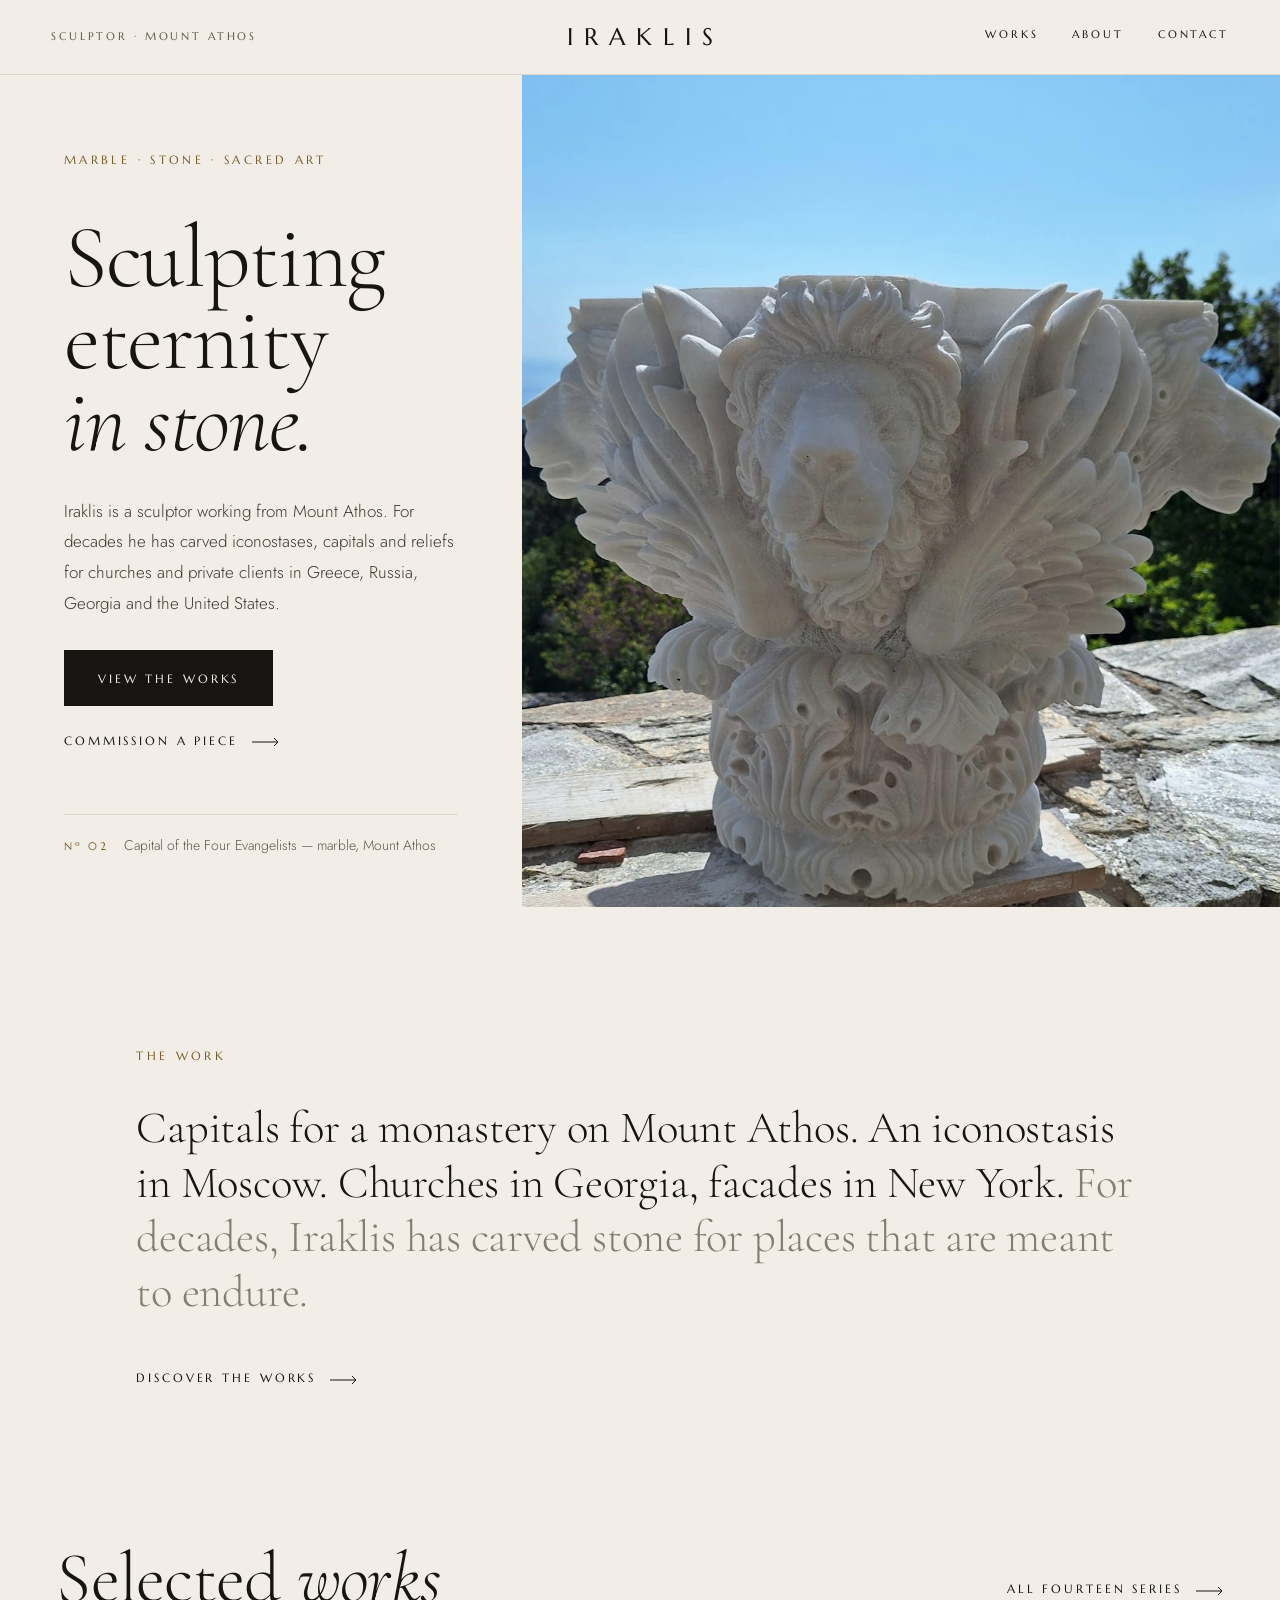
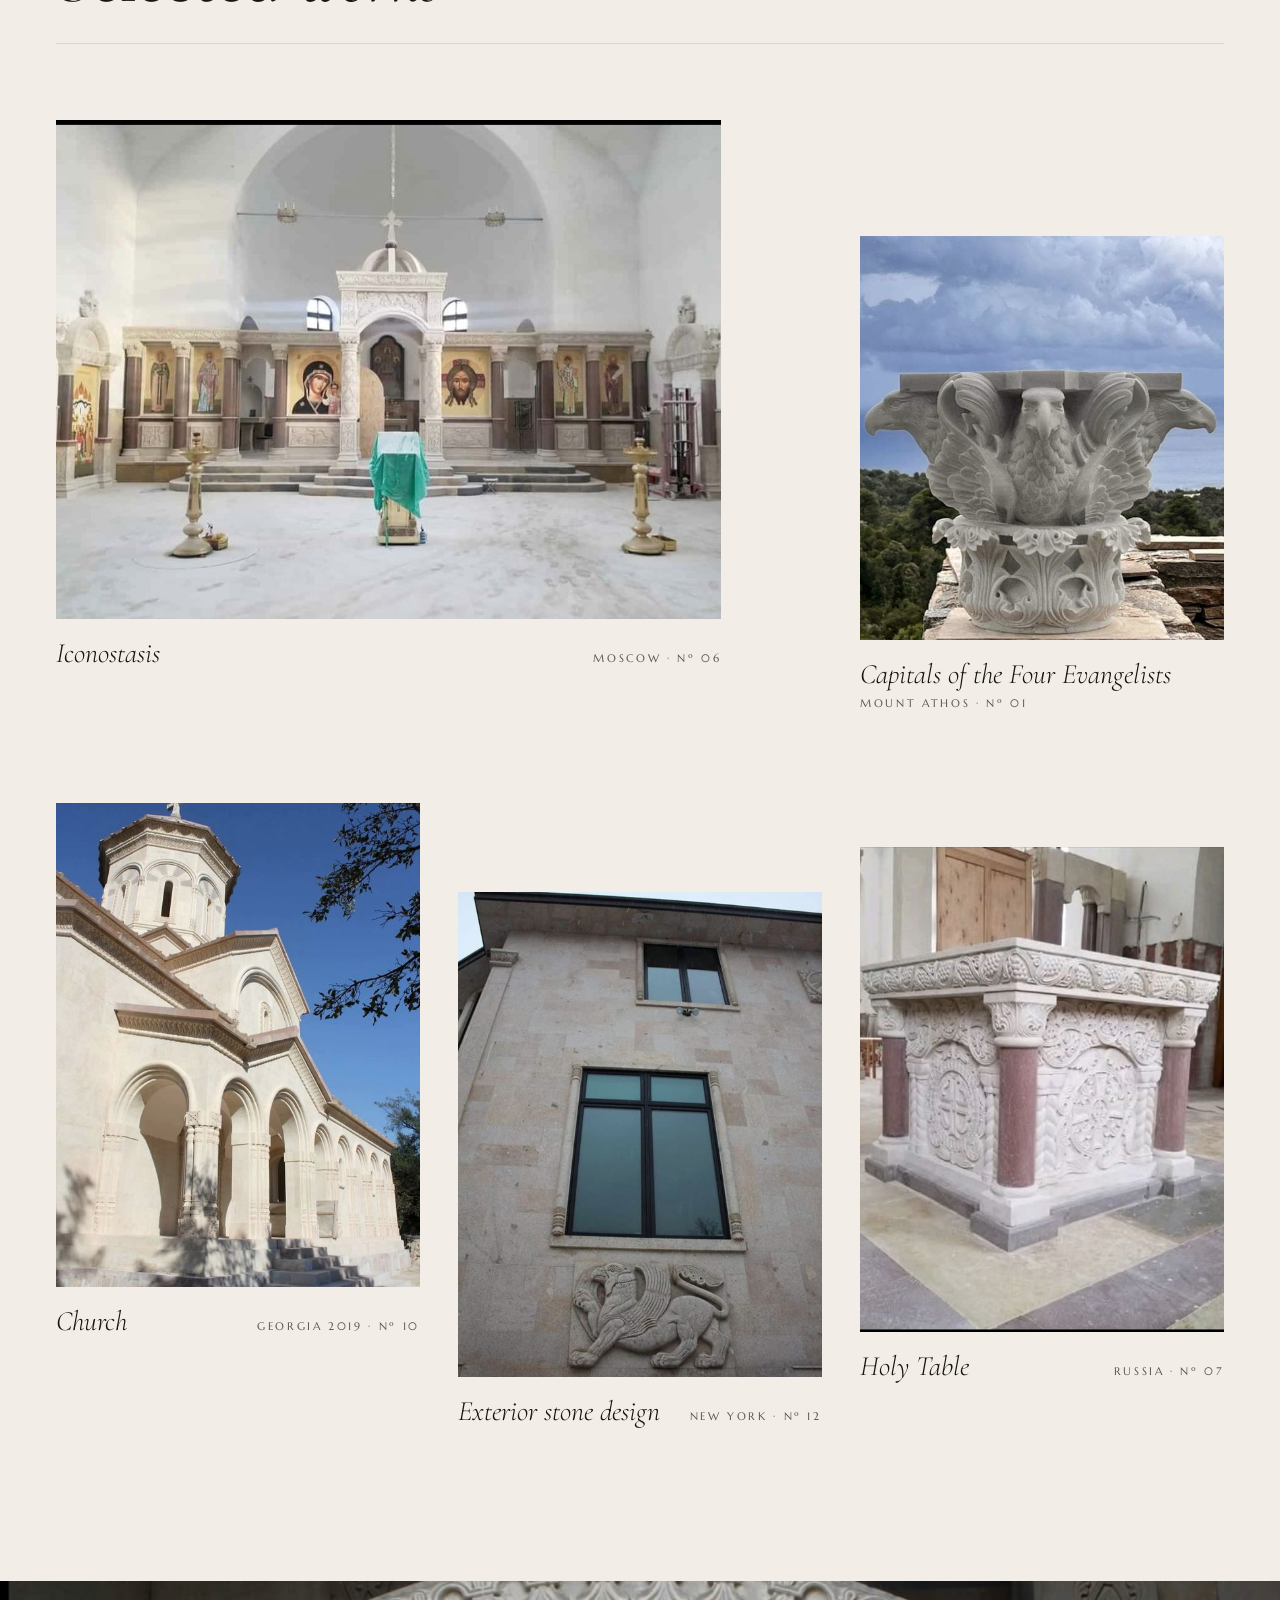
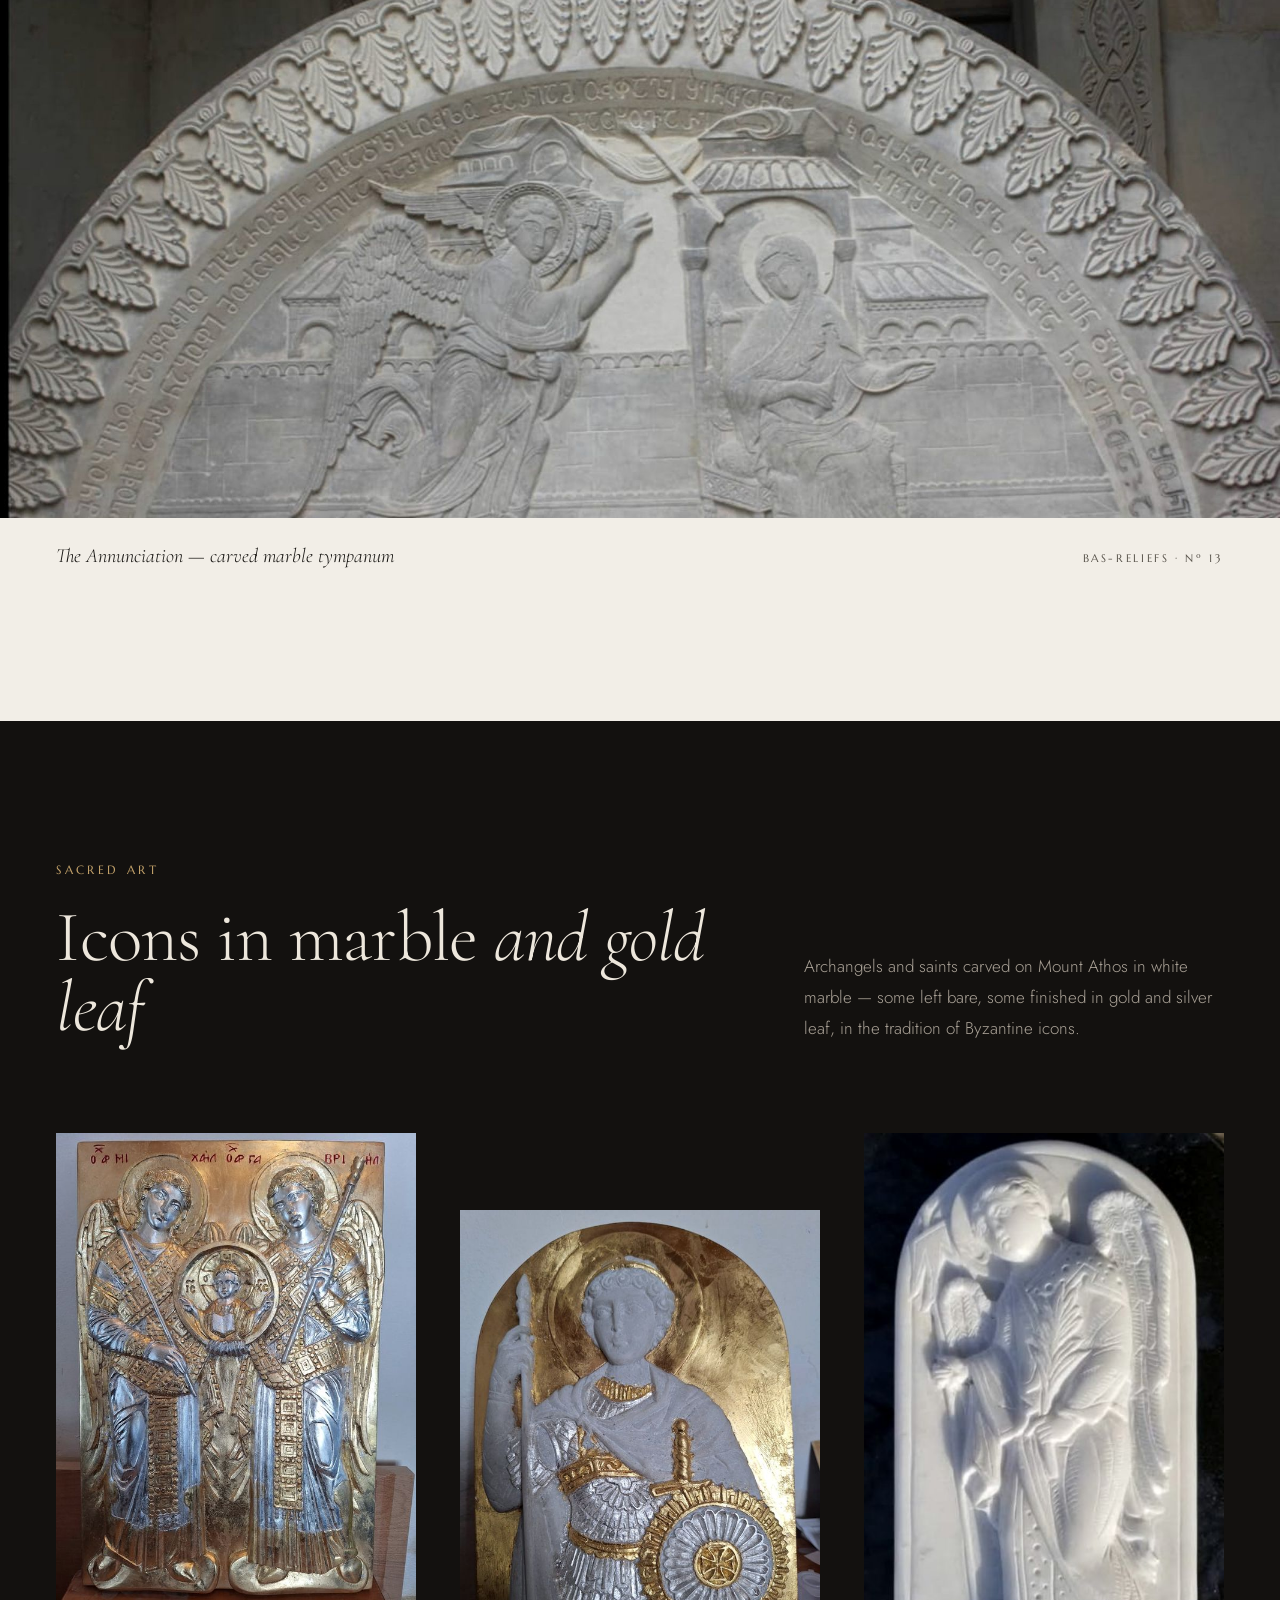
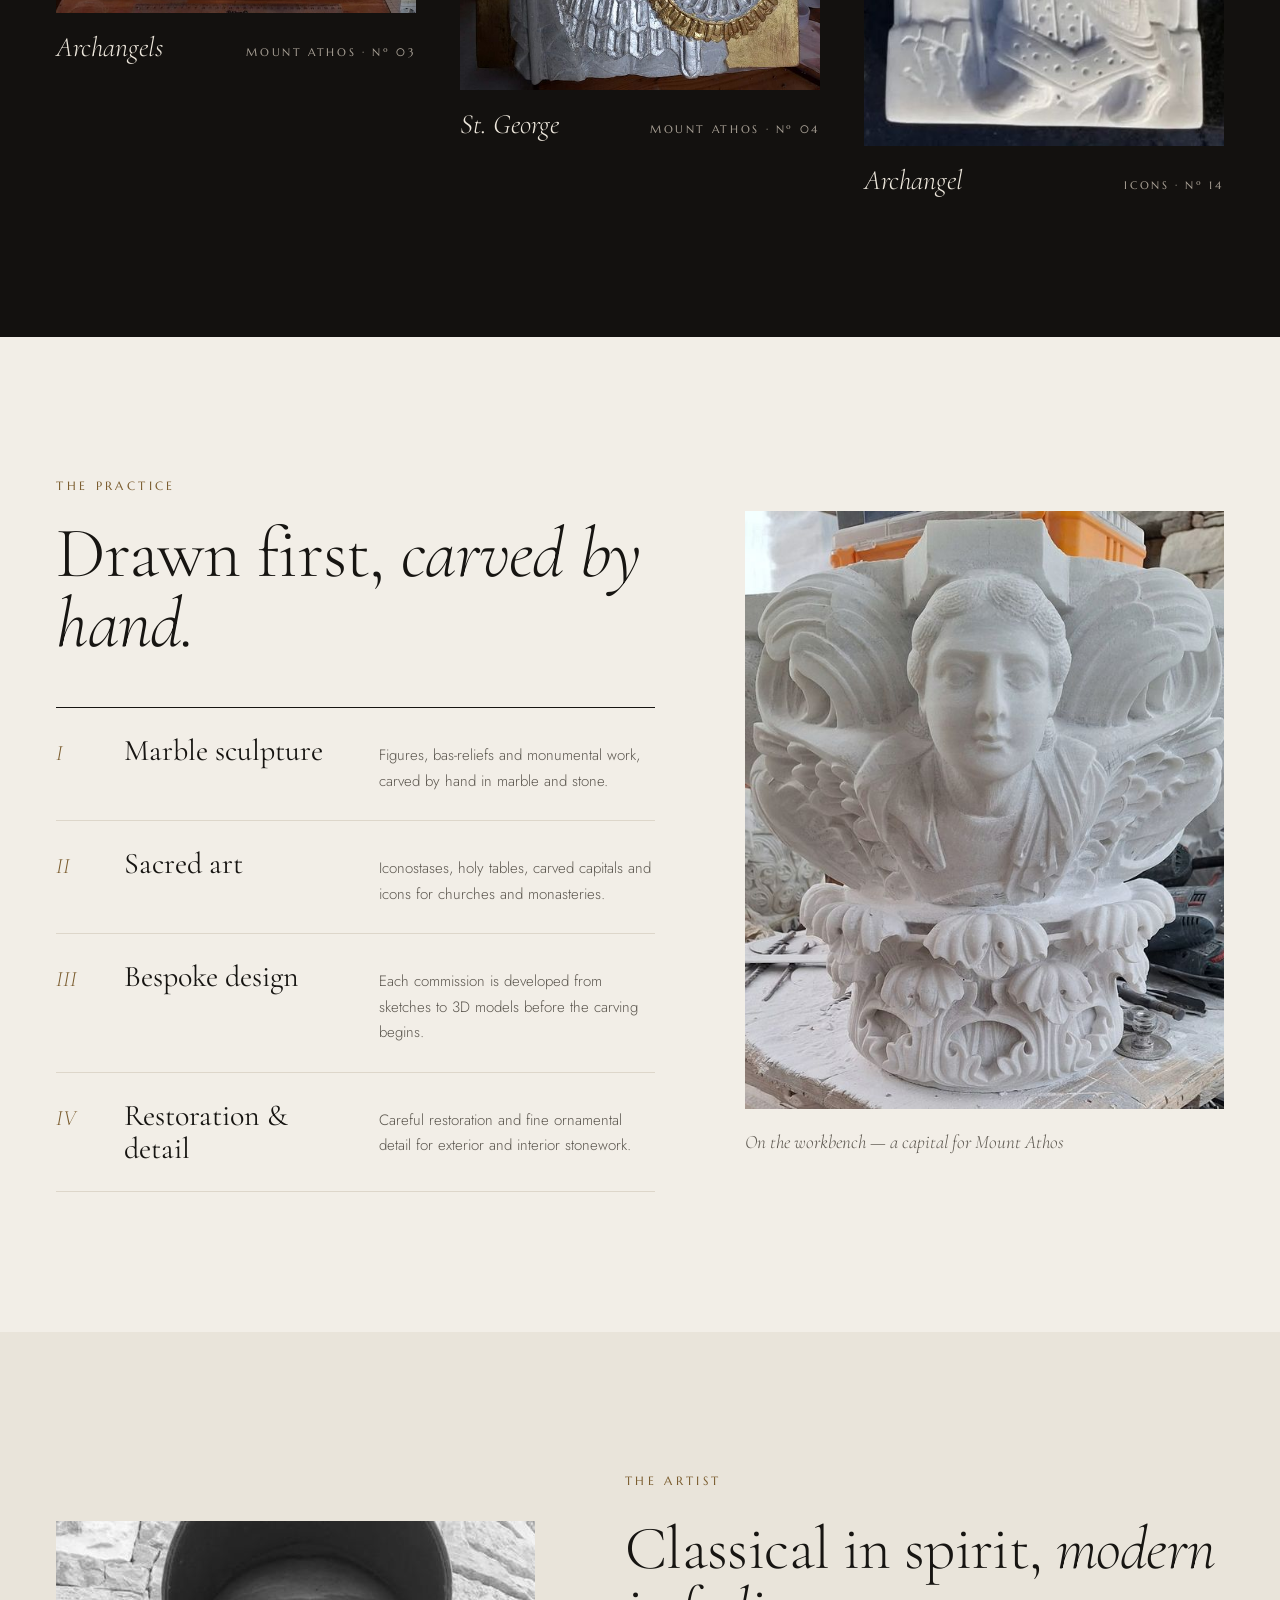
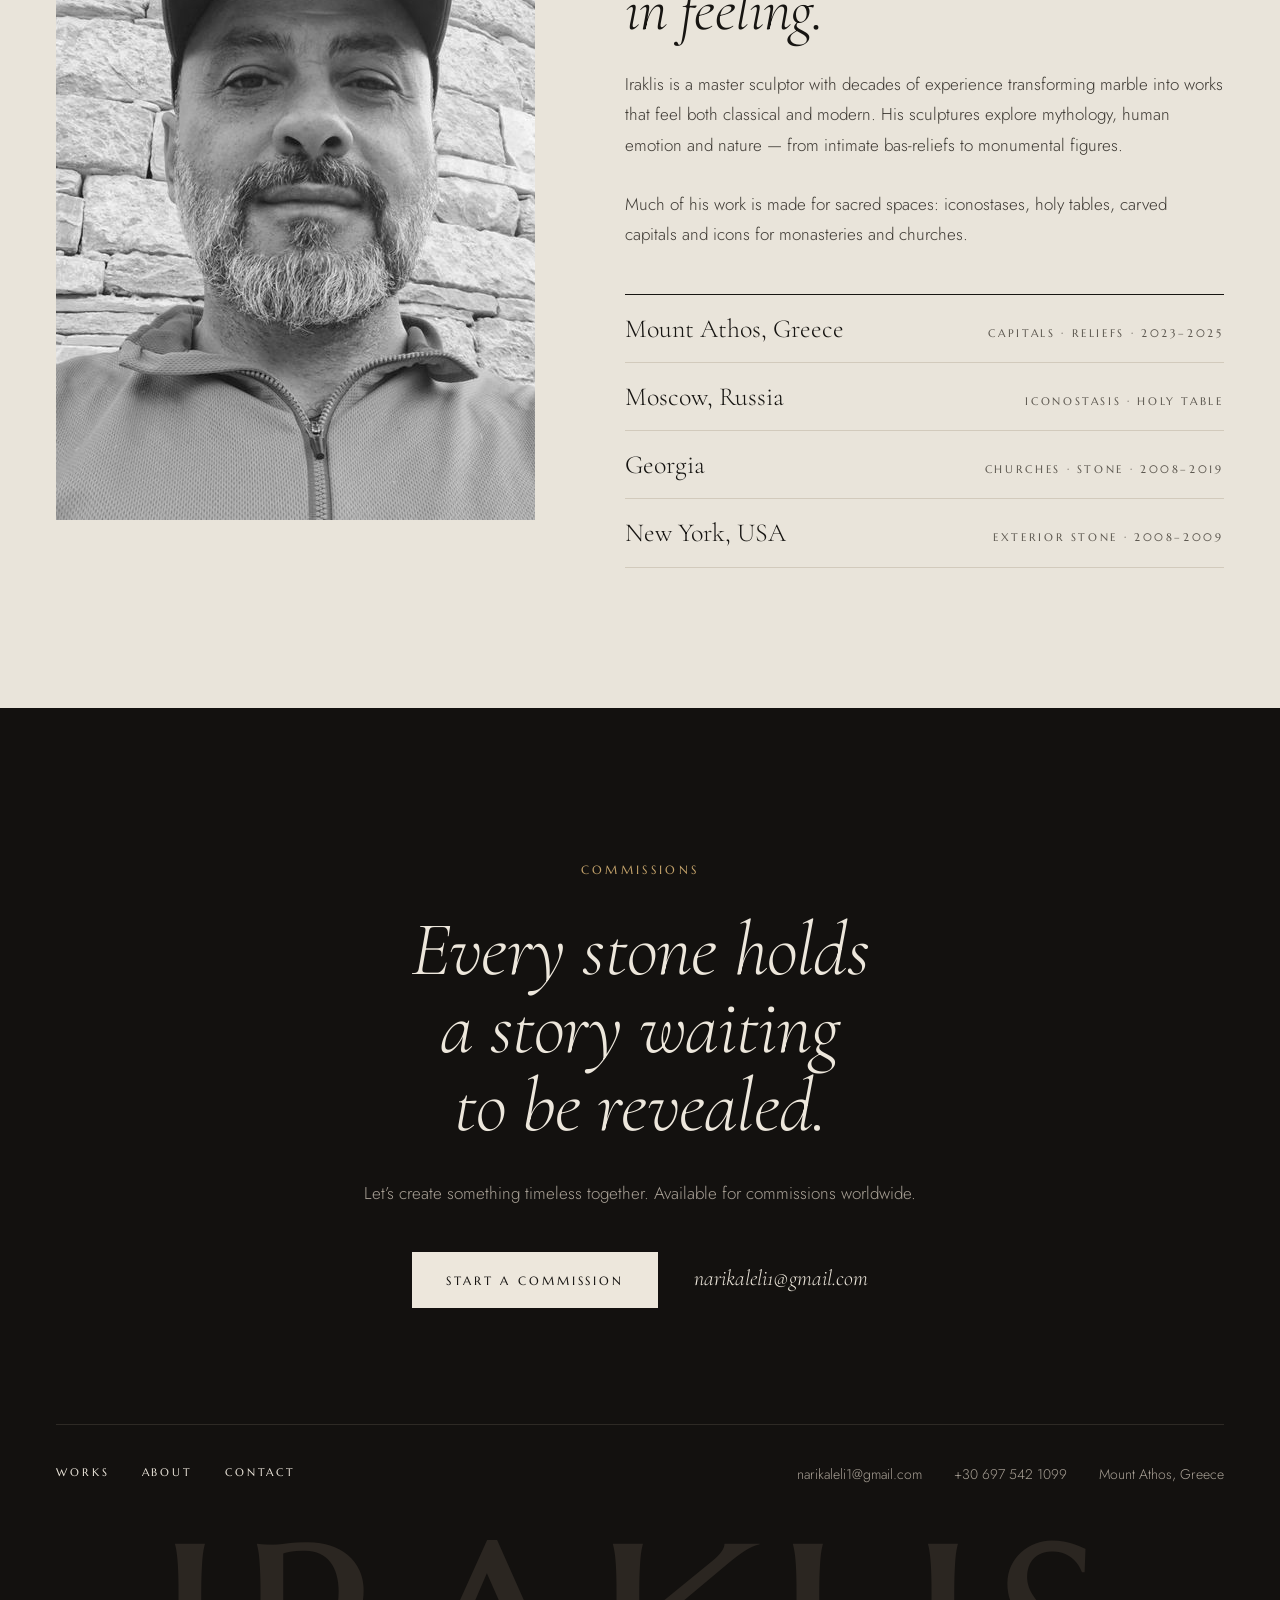
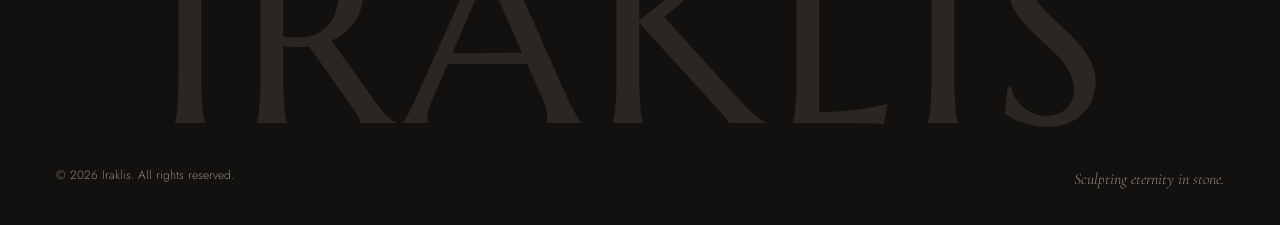
<file: index.html>
<!doctype html>
<html lang="en">
<head>
  <meta charset="utf-8">
  <meta name="viewport" content="width=device-width, initial-scale=1, viewport-fit=cover">
  <title>Iraklis — Sculptor in marble &amp; stone, Mount Athos</title>
  <meta name="description" content="Iraklis is a sculptor working from Mount Athos: iconostases, capitals, bas-reliefs and architectural stone for churches and private clients in Greece, Russia, Georgia and the United States.">
  <meta name="theme-color" content="#F2EEE7">
  <meta property="og:type" content="website">
  <meta property="og:title" content="Iraklis — Sculptor in marble &amp; stone">
  <meta property="og:description" content="Iconostases, capitals, bas-reliefs and architectural stone, carved from Mount Athos.">
  <meta property="og:image" content="assets/img/site/og.jpg">
  <meta name="twitter:card" content="summary_large_image">
  <link rel="icon" href="assets/img/favicon.svg" type="image/svg+xml">
  <link rel="preload" href="assets/fonts/cormorant-garamond-latin-300-normal.woff2" as="font" type="font/woff2" crossorigin>
  <link rel="preload" href="assets/fonts/marcellus-latin-400-normal.woff2" as="font" type="font/woff2" crossorigin>
  <link rel="preload" href="assets/fonts/jost-latin-300-normal.woff2" as="font" type="font/woff2" crossorigin>
  <link rel="stylesheet" href="assets/css/style.css">
  <link rel="preload" as="image" href="assets/img/works/mount-athos-2023-2025/01.jpg" imagesrcset="assets/img/works/mount-athos-2023-2025/01-sm.jpg 745w, assets/img/works/mount-athos-2023-2025/01.jpg 1247w" imagesizes="(max-width: 900px) 100vw, 60vw">
  <script src="assets/js/main.js" defer></script>
</head>
<body data-page="home">
  <a class="skip-link" href="#main">Skip to content</a>

  <header class="site-header">
    <div class="site-header__bar">
      <p class="site-header__tagline">Sculptor · Mount Athos</p>
      <a class="brand" href="index.html" aria-label="Iraklis — home">IRAKLIS</a>
      <nav class="site-nav" aria-label="Main">
        <a href="works.html"><span class="u">Works</span></a>
        <a href="index.html#about"><span class="u">About</span></a>
        <a href="contact.html"><span class="u">Contact</span></a>
      </nav>
      <button class="menu-btn" type="button" aria-expanded="false" aria-controls="mobile-menu"><span class="menu-btn__label">Menu</span><span class="menu-btn__icon" aria-hidden="true"></span></button>
    </div>
  </header>

  <div class="mobile-menu" id="mobile-menu">
    <nav aria-label="Mobile">
      <a href="works.html">Works <span class="caps">01</span></a>
      <a href="index.html#about">About <span class="caps">02</span></a>
      <a href="contact.html">Contact <span class="caps">03</span></a>
    </nav>
    <div class="mobile-menu__foot">
      <a href="mailto:narikaleli1@gmail.com">narikaleli1@gmail.com</a>
      <a href="tel:+306975421099">+30 697 542 1099</a>
      <span>Mount Athos, Greece</span>
    </div>
  </div>

  <main id="main">

    <!-- Hero -->
    <section class="hero">
      <div class="hero__text">
        <p class="eyebrow rise">Marble · Stone · Sacred art</p>
        <div class="hero__body">
          <h1 class="display h-xl rise d1">Sculpting eternity <em>in&nbsp;stone.</em></h1>
          <p class="lead rise d2">Iraklis is a sculptor working from Mount Athos. For decades he has carved iconostases, capitals and reliefs for churches and private clients in Greece, Russia, Georgia and the United States.</p>
          <div class="hero__actions rise d3">
            <a class="btn" href="works.html">View the works</a>
            <a class="link-arrow" href="contact.html"><span class="u">Commission a piece</span><svg width="28" height="10" viewBox="0 0 28 10" fill="none" stroke="currentColor" stroke-width="1" aria-hidden="true"><path d="M0 5h26M22 1l4 4-4 4"/></svg></a>
          </div>
        </div>
        <p class="hero__caption"><span class="caps">Nº 02</span><span>Capital of the Four Evangelists — marble, Mount Athos</span></p>
      </div>
      <div class="hero__media">
        <img class="unveil" src="assets/img/works/mount-athos-2023-2025/01.jpg" srcset="assets/img/works/mount-athos-2023-2025/01-sm.jpg 745w, assets/img/works/mount-athos-2023-2025/01.jpg 1247w" sizes="(max-width: 900px) 100vw, 60vw" width="1247" height="1339" alt="White marble capital carved with a lion and acanthus leaves, against the sky over Mount Athos" fetchpriority="high" style="object-position: 50% 38%">
      </div>
    </section>

    <!-- Statement -->
    <section class="statement" data-reveal>
      <p class="eyebrow">The work</p>
      <p class="statement__text">Capitals for a monastery on Mount Athos. An iconostasis in Moscow. Churches in Georgia, facades in New York. <span>For decades, Iraklis has carved stone for places that are meant to endure.</span></p>
      <a class="link-arrow" href="works.html"><span class="u">Discover the works</span><svg width="28" height="10" viewBox="0 0 28 10" fill="none" stroke="currentColor" stroke-width="1" aria-hidden="true"><path d="M0 5h26M22 1l4 4-4 4"/></svg></a>
    </section>

    <!-- Selected works -->
    <section class="wrap" style="padding-bottom: clamp(104px, 12vw, 176px)">
      <div class="section-head" data-reveal>
        <h2 class="display h-lg">Selected <em>works</em></h2>
        <a class="link-arrow" href="works.html"><span class="u">All fourteen series</span><svg width="28" height="10" viewBox="0 0 28 10" fill="none" stroke="currentColor" stroke-width="1" aria-hidden="true"><path d="M0 5h26M22 1l4 4-4 4"/></svg></a>
      </div>

      <div class="salon">
        <a class="work w1" href="series.html?s=iconostasis-moscow" data-reveal>
          <figure>
            <div class="work__media ar-4-3"><img src="assets/img/works/iconostasis-moscow/02.jpg" srcset="assets/img/works/iconostasis-moscow/02-sm.jpg 800w, assets/img/works/iconostasis-moscow/02.jpg 1070w" sizes="(max-width: 900px) 100vw, 58vw" width="1070" height="802" loading="lazy" decoding="async" alt="Carved stone iconostasis with painted icons in a church in Moscow"></div>
            <figcaption class="work__caption"><span class="work__title">Iconostasis</span><span class="work__meta">Moscow · Nº 06</span></figcaption>
          </figure>
        </a>
        <a class="work w2" href="series.html?s=capitals-four-evangelists" data-reveal>
          <figure>
            <div class="work__media ar-9-10"><img src="assets/img/works/capitals-four-evangelists/01.jpg" srcset="assets/img/works/capitals-four-evangelists/01-sm.jpg 720w, assets/img/works/capitals-four-evangelists/01.jpg 867w" sizes="(max-width: 900px) 100vw, 34vw" width="867" height="963" loading="lazy" decoding="async" alt="Marble capital carved with eagles, set against clouds above the sea"></div>
            <figcaption class="work__caption"><span class="work__title">Capitals of the Four Evangelists</span><span class="work__meta">Mount Athos · Nº 01</span></figcaption>
          </figure>
        </a>
        <a class="work w3" href="series.html?s=church-georgia-2019" data-reveal>
          <figure>
            <div class="work__media ar-3-4"><img src="assets/img/works/church-georgia-2019/01.jpg" srcset="assets/img/works/church-georgia-2019/01-sm.jpg 552w, assets/img/works/church-georgia-2019/01.jpg 1080w" sizes="(max-width: 560px) 100vw, (max-width: 900px) 50vw, 33vw" width="1080" height="1564" loading="lazy" decoding="async" alt="White stone church in Georgia with an arched portico and dome"></div>
            <figcaption class="work__caption"><span class="work__title">Church</span><span class="work__meta">Georgia 2019 · Nº 10</span></figcaption>
          </figure>
        </a>
        <a class="work w4" href="series.html?s=exterior-stone-new-york" data-reveal>
          <figure>
            <div class="work__media ar-3-4"><img src="assets/img/works/exterior-stone-new-york/01.jpg" srcset="assets/img/works/exterior-stone-new-york/01-sm.jpg 536w, assets/img/works/exterior-stone-new-york/01.jpg 857w" sizes="(max-width: 560px) 100vw, (max-width: 900px) 50vw, 33vw" width="857" height="1280" loading="lazy" decoding="async" alt="Limestone facade in New York with a carved winged lion relief below a window"></div>
            <figcaption class="work__caption"><span class="work__title">Exterior stone design</span><span class="work__meta">New York · Nº 12</span></figcaption>
          </figure>
        </a>
        <a class="work w5" href="series.html?s=holy-table-russia" data-reveal>
          <figure>
            <div class="work__media ar-3-4"><img src="assets/img/works/holy-table-russia/01.jpg" srcset="assets/img/works/holy-table-russia/01-sm.jpg 800w, assets/img/works/holy-table-russia/01.jpg 1080w" sizes="(max-width: 560px) 100vw, (max-width: 900px) 50vw, 33vw" width="1080" height="815" loading="lazy" decoding="async" alt="Carved stone holy table with dark polished columns"></div>
            <figcaption class="work__caption"><span class="work__title">Holy Table</span><span class="work__meta">Russia · Nº 07</span></figcaption>
          </figure>
        </a>
      </div>
    </section>

    <!-- Annunciation band -->
    <figure class="band" data-reveal>
      <img src="assets/img/site/annunciation-2400.jpg" srcset="assets/img/site/annunciation-1200.jpg 1200w, assets/img/site/annunciation-2400.jpg 2400w" sizes="100vw" width="2400" height="1459" loading="lazy" decoding="async" alt="Marble tympanum carved with the Annunciation: the archangel and the Virgin beneath an arch of leaves">
      <figcaption><span class="serif-italic">The Annunciation — carved marble tympanum</span><a class="work__meta" href="series.html?s=bas-reliefs" style="display: inline-flex; align-items: center; min-height: 44px; text-decoration: none">Bas-reliefs · Nº 13</a></figcaption>
    </figure>

    <!-- Sacred art -->
    <section class="dark" style="margin-top: clamp(104px, 11vw, 168px)">
      <div class="wrap section">
        <div class="split-head" data-reveal>
          <div>
            <p class="eyebrow">Sacred art</p>
            <h2 class="display h-lg">Icons in marble <em>and gold leaf</em></h2>
          </div>
          <p class="lead">Archangels and saints carved on Mount Athos in white marble — some left bare, some finished in gold and silver leaf, in the tradition of Byzantine icons.</p>
        </div>
        <div class="trio">
          <a class="work" href="series.html?s=archangels" data-reveal>
            <figure>
              <div class="work__media ar-3-4"><img src="assets/img/works/archangels/01.jpg" srcset="assets/img/works/archangels/01-sm.jpg 600w, assets/img/works/archangels/01.jpg 960w" sizes="(max-width: 560px) 100vw, (max-width: 900px) 50vw, 33vw" width="960" height="1280" loading="lazy" decoding="async" alt="Relief of two archangels in silver and gold leaf around a medallion of Christ"></div>
              <figcaption class="work__caption"><span class="work__title">Archangels</span><span class="work__meta">Mount Athos · Nº 03</span></figcaption>
            </figure>
          </a>
          <a class="work" href="series.html?s=st-george" data-reveal>
            <figure>
              <div class="work__media ar-3-4"><img src="assets/img/works/st-george/01.jpg" srcset="assets/img/works/st-george/01-sm.jpg 600w, assets/img/works/st-george/01.jpg 1200w" sizes="(max-width: 560px) 100vw, (max-width: 900px) 50vw, 33vw" width="1200" height="1600" loading="lazy" decoding="async" alt="Relief of St. George in white marble on a gilded arched panel"></div>
              <figcaption class="work__caption"><span class="work__title">St. George</span><span class="work__meta">Mount Athos · Nº 04</span></figcaption>
            </figure>
          </a>
          <a class="work" href="series.html?s=icons" data-reveal>
            <figure>
              <div class="work__media" style="aspect-ratio: 751 / 1279"><img src="assets/img/works/icons/02.jpg" srcset="assets/img/works/icons/02-sm.jpg 470w, assets/img/works/icons/02.jpg 751w" sizes="(max-width: 560px) 100vw, (max-width: 900px) 50vw, 33vw" width="751" height="1279" loading="lazy" decoding="async" alt="Archangel carved in white marble on an arched panel"></div>
              <figcaption class="work__caption"><span class="work__title">Archangel</span><span class="work__meta">Icons · Nº 14</span></figcaption>
            </figure>
          </a>
        </div>
      </div>
    </section>

    <!-- Practice -->
    <section class="wrap section">
      <div class="practice">
        <div class="practice__text" data-reveal>
          <div>
            <p class="eyebrow">The practice</p>
            <h2 class="display h-lg">Drawn first, <em>carved by hand.</em></h2>
          </div>
          <ol class="disciplines">
            <li><span class="num">I</span><h3>Marble sculpture</h3><p>Figures, bas-reliefs and monumental work, carved by hand in marble and stone.</p></li>
            <li><span class="num">II</span><h3>Sacred art</h3><p>Iconostases, holy tables, carved capitals and icons for churches and monasteries.</p></li>
            <li><span class="num">III</span><h3>Bespoke design</h3><p>Each commission is developed from sketches to 3D models before the carving begins.</p></li>
            <li><span class="num">IV</span><h3>Restoration &amp; detail</h3><p>Careful restoration and fine ornamental detail for exterior and interior stonework.</p></li>
          </ol>
        </div>
        <figure data-reveal>
          <img src="assets/img/works/mount-athos-2023-2025/03.jpg" srcset="assets/img/works/mount-athos-2023-2025/03-sm.jpg 800w, assets/img/works/mount-athos-2023-2025/03.jpg 1600w" sizes="(max-width: 900px) 100vw, 40vw" width="1600" height="1508" loading="lazy" decoding="async" alt="Marble capital with an angel’s face on the workbench, surrounded by carving tools">
          <figcaption>On the workbench — a capital for Mount Athos</figcaption>
        </figure>
      </div>
    </section>

    <!-- About -->
    <section class="about" id="about">
      <div class="wrap section about__inner">
        <img class="about__portrait" src="assets/img/site/iraklis.jpg" srcset="assets/img/site/iraklis-sm.jpg 600w, assets/img/site/iraklis.jpg 976w" sizes="(max-width: 900px) 100vw, 40vw" width="976" height="974" loading="lazy" decoding="async" alt="Portrait of Iraklis in front of a dry-stone wall" data-reveal>
        <div class="about__text" data-reveal>
          <p class="eyebrow">The artist</p>
          <h2 class="display" style="font-size: clamp(42px, 4.8vw, 72px); line-height: 1">Classical in spirit, <em>modern in feeling.</em></h2>
          <p>Iraklis is a master sculptor with decades of experience transforming marble into works that feel both classical and modern. His sculptures explore mythology, human emotion and nature — from intimate bas-reliefs to monumental figures.</p>
          <p>Much of his work is made for sacred spaces: iconostases, holy tables, carved capitals and icons for monasteries and churches.</p>
          <ul class="places">
            <li><span class="place">Mount Athos, Greece</span><span class="caps muted">Capitals · reliefs · 2023–2025</span></li>
            <li><span class="place">Moscow, Russia</span><span class="caps muted">Iconostasis · holy table</span></li>
            <li><span class="place">Georgia</span><span class="caps muted">Churches · stone · 2008–2019</span></li>
            <li><span class="place">New York, USA</span><span class="caps muted">Exterior stone · 2008–2009</span></li>
          </ul>
        </div>
      </div>
    </section>

  </main>

  <!-- Closing + footer -->
  <div class="dark">
    <section class="closing" data-reveal>
      <p class="eyebrow">Commissions</p>
      <h2>Every stone holds a story waiting to be revealed.</h2>
      <p class="lead" style="max-width: none">Let’s create something timeless together. Available for commissions worldwide.</p>
      <div class="closing__actions">
        <a class="btn btn--light" href="contact.html">Start a commission</a>
        <a class="closing__mail" href="mailto:narikaleli1@gmail.com"><span class="u">narikaleli1@gmail.com</span></a>
      </div>
    </section>
    <footer class="site-footer wrap">
      <div class="footer-row">
        <nav class="footer-nav" aria-label="Footer">
          <a href="works.html"><span class="u">Works</span></a>
          <a href="index.html#about"><span class="u">About</span></a>
          <a href="contact.html"><span class="u">Contact</span></a>
        </nav>
        <div class="footer-contact">
          <a href="mailto:narikaleli1@gmail.com">narikaleli1@gmail.com</a>
          <a href="tel:+306975421099">+30 697 542 1099</a>
          <span>Mount Athos, Greece</span>
        </div>
      </div>
      <p class="engraved" aria-hidden="true">IRAKLIS</p>
      <p class="footer-bottom"><span>© <span data-year>2026</span> Iraklis. All rights reserved.</span><span class="serif-italic">Sculpting eternity in stone.</span></p>
    </footer>
  </div>
</body>
</html>
</file>
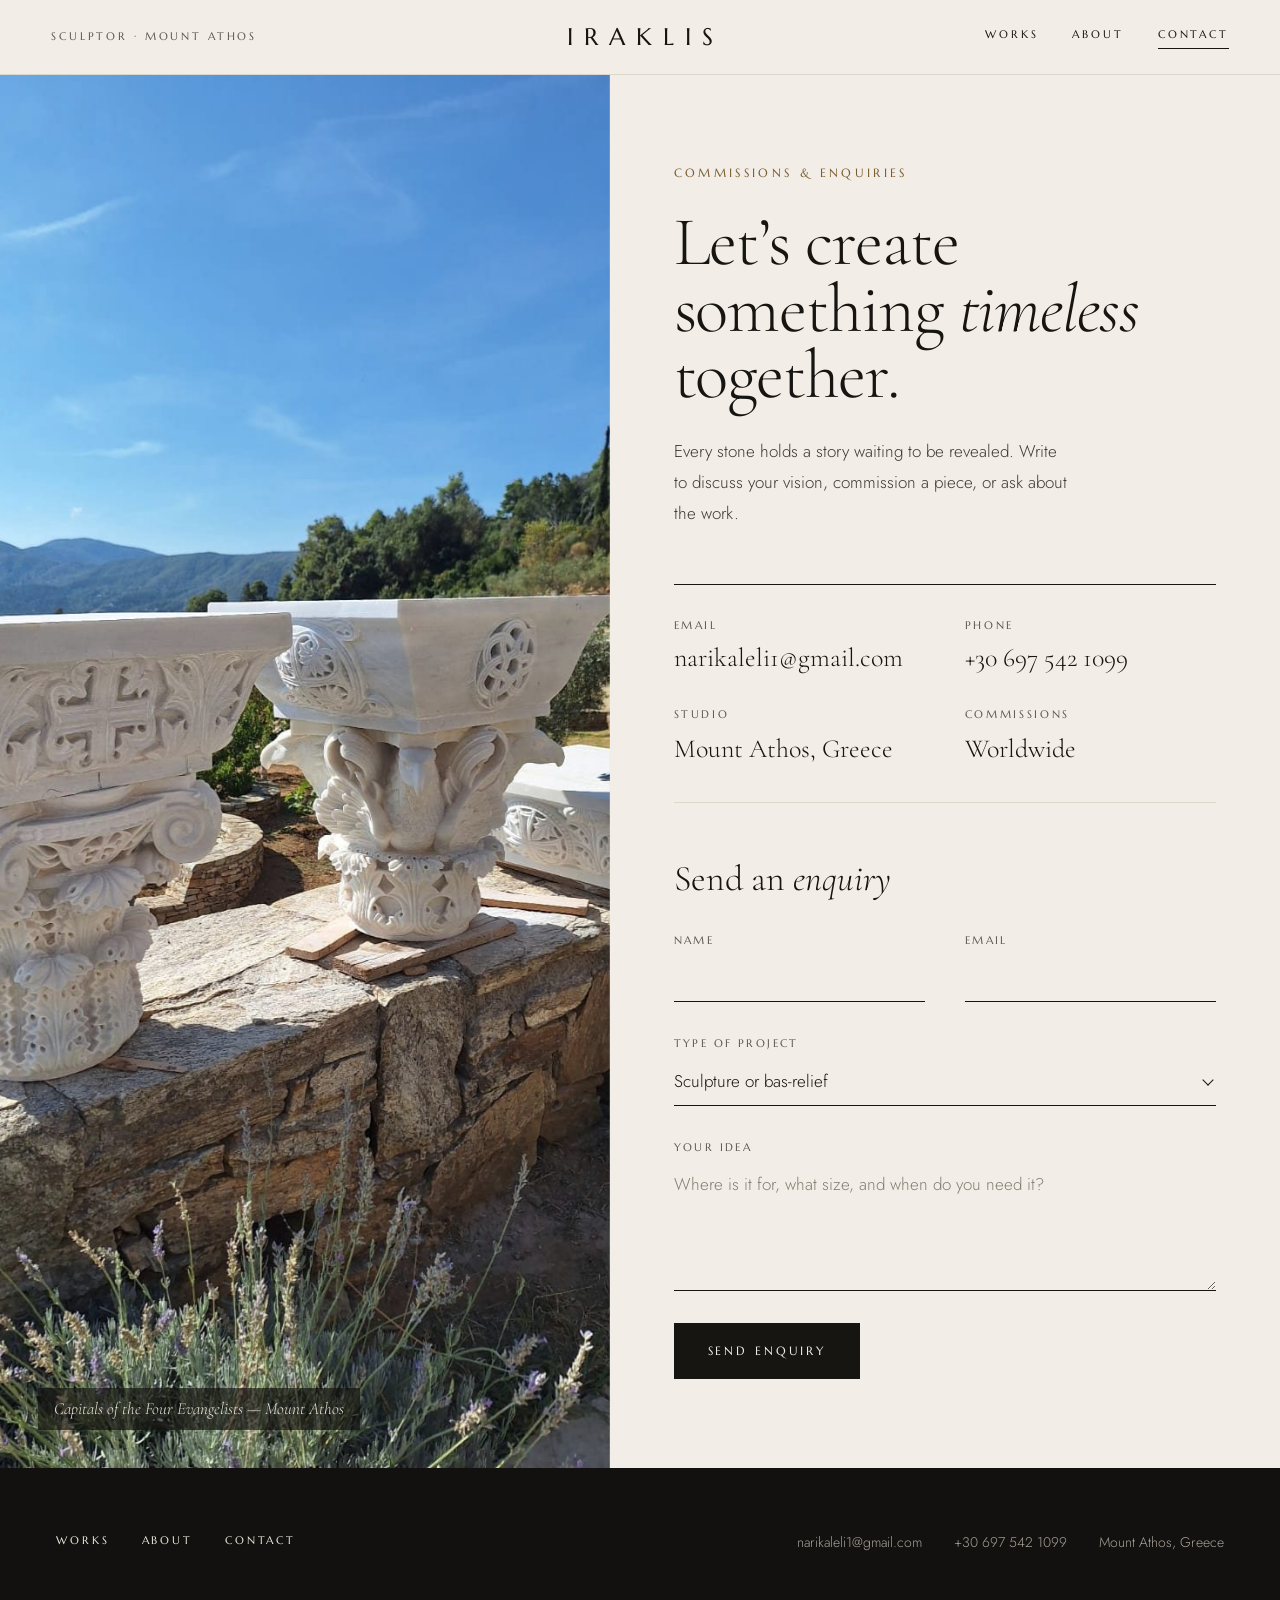
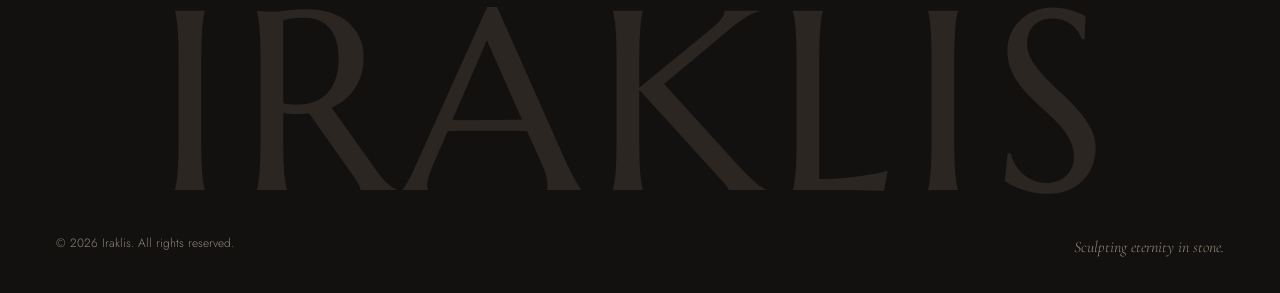
<file: contact.html>
<!doctype html>
<html lang="en">
<head>
  <meta charset="utf-8">
  <meta name="viewport" content="width=device-width, initial-scale=1, viewport-fit=cover">
  <title>Contact — Iraklis, sculptor</title>
  <meta name="description" content="Commission a sculpture, an iconostasis, carved capitals or restoration work from Iraklis, sculptor on Mount Athos.">
  <meta name="theme-color" content="#F2EEE7">
  <meta property="og:type" content="website">
  <meta property="og:title" content="Contact — Iraklis, sculptor">
  <meta property="og:image" content="assets/img/site/og.jpg">
  <meta name="twitter:card" content="summary_large_image">
  <link rel="icon" href="assets/img/favicon.svg" type="image/svg+xml">
  <link rel="preload" href="assets/fonts/cormorant-garamond-latin-300-normal.woff2" as="font" type="font/woff2" crossorigin>
  <link rel="preload" href="assets/fonts/marcellus-latin-400-normal.woff2" as="font" type="font/woff2" crossorigin>
  <link rel="preload" href="assets/fonts/jost-latin-300-normal.woff2" as="font" type="font/woff2" crossorigin>
  <link rel="stylesheet" href="assets/css/style.css">
  <script src="assets/js/main.js" defer></script>
</head>
<body data-page="contact">
  <a class="skip-link" href="#main">Skip to content</a>

  <header class="site-header">
    <div class="site-header__bar">
      <p class="site-header__tagline">Sculptor · Mount Athos</p>
      <a class="brand" href="index.html" aria-label="Iraklis — home">IRAKLIS</a>
      <nav class="site-nav" aria-label="Main">
        <a href="works.html"><span class="u">Works</span></a>
        <a href="index.html#about"><span class="u">About</span></a>
        <a href="contact.html" aria-current="page"><span class="u">Contact</span></a>
      </nav>
      <button class="menu-btn" type="button" aria-expanded="false" aria-controls="mobile-menu"><span class="menu-btn__label">Menu</span><span class="menu-btn__icon" aria-hidden="true"></span></button>
    </div>
  </header>

  <div class="mobile-menu" id="mobile-menu">
    <nav aria-label="Mobile">
      <a href="works.html">Works <span class="caps">01</span></a>
      <a href="index.html#about">About <span class="caps">02</span></a>
      <a href="contact.html" aria-current="page">Contact <span class="caps">03</span></a>
    </nav>
    <div class="mobile-menu__foot">
      <a href="mailto:narikaleli1@gmail.com">narikaleli1@gmail.com</a>
      <a href="tel:+306975421099">+30 697 542 1099</a>
      <span>Mount Athos, Greece</span>
    </div>
  </div>

  <main id="main" class="contact">
    <figure class="contact__media">
      <img class="unveil" src="assets/img/works/capitals-four-evangelists/03.jpg" srcset="assets/img/works/capitals-four-evangelists/03-sm.jpg 600w, assets/img/works/capitals-four-evangelists/03.jpg 1200w" sizes="(max-width: 900px) 100vw, 48vw" width="1200" height="1600" alt="Two carved marble capitals on a dry-stone wall, with the mountains of Mount Athos behind" fetchpriority="high">
      <figcaption>Capitals of the Four Evangelists — Mount Athos</figcaption>
    </figure>

    <div class="contact__body">
      <div class="contact__intro">
        <p class="eyebrow rise">Commissions &amp; enquiries</p>
        <h1 class="rise d1">Let’s create something <em class="serif-italic">timeless</em> together.</h1>
        <p class="lead rise d2">Every stone holds a story waiting to be revealed. Write to discuss your vision, commission a piece, or ask about the work.</p>
      </div>

      <div class="contact-details">
        <div><span class="caps">Email</span><a class="value" href="mailto:narikaleli1@gmail.com"><span class="u">narikaleli1@gmail.com</span></a></div>
        <div><span class="caps">Phone</span><a class="value" href="tel:+306975421099"><span class="u">+30 697 542 1099</span></a></div>
        <div><span class="caps">Studio</span><span class="value">Mount Athos, Greece</span></div>
        <div><span class="caps">Commissions</span><span class="value">Worldwide</span></div>
      </div>

      <form class="form" id="contact-form" novalidate>
        <h2>Send an <em class="serif-italic">enquiry</em></h2>
        <div class="form-row">
          <div class="field">
            <label for="c-name">Name</label>
            <input id="c-name" name="name" type="text" autocomplete="name" required>
          </div>
          <div class="field">
            <label for="c-email">Email</label>
            <input id="c-email" name="email" type="email" autocomplete="email" inputmode="email" required>
          </div>
        </div>
        <div class="field">
          <label for="c-type">Type of project</label>
          <div class="select">
            <select id="c-type" name="type">
              <option>Sculpture or bas-relief</option>
              <option>Sacred art — iconostasis, holy table, icon</option>
              <option>Architectural stone — capitals, facades</option>
              <option>Restoration</option>
              <option>Something else</option>
            </select>
          </div>
        </div>
        <div class="field">
          <label for="c-msg">Your idea</label>
          <textarea id="c-msg" name="message" rows="4" placeholder="Where is it for, what size, and when do you need it?" required></textarea>
        </div>
        <button class="btn" type="submit">Send enquiry</button>
        <p class="form-status" id="form-status" role="status" hidden></p>
      </form>
    </div>
  </main>

  <footer class="site-footer site-footer--solo dark">
    <div class="wrap">
      <div class="footer-row">
        <nav class="footer-nav" aria-label="Footer">
          <a href="works.html"><span class="u">Works</span></a>
          <a href="index.html#about"><span class="u">About</span></a>
          <a href="contact.html"><span class="u">Contact</span></a>
        </nav>
        <div class="footer-contact">
          <a href="mailto:narikaleli1@gmail.com">narikaleli1@gmail.com</a>
          <a href="tel:+306975421099">+30 697 542 1099</a>
          <span>Mount Athos, Greece</span>
        </div>
      </div>
      <p class="engraved" aria-hidden="true">IRAKLIS</p>
      <p class="footer-bottom"><span>© <span data-year>2026</span> Iraklis. All rights reserved.</span><span class="serif-italic">Sculpting eternity in stone.</span></p>
    </div>
  </footer>
</body>
</html>
</file>
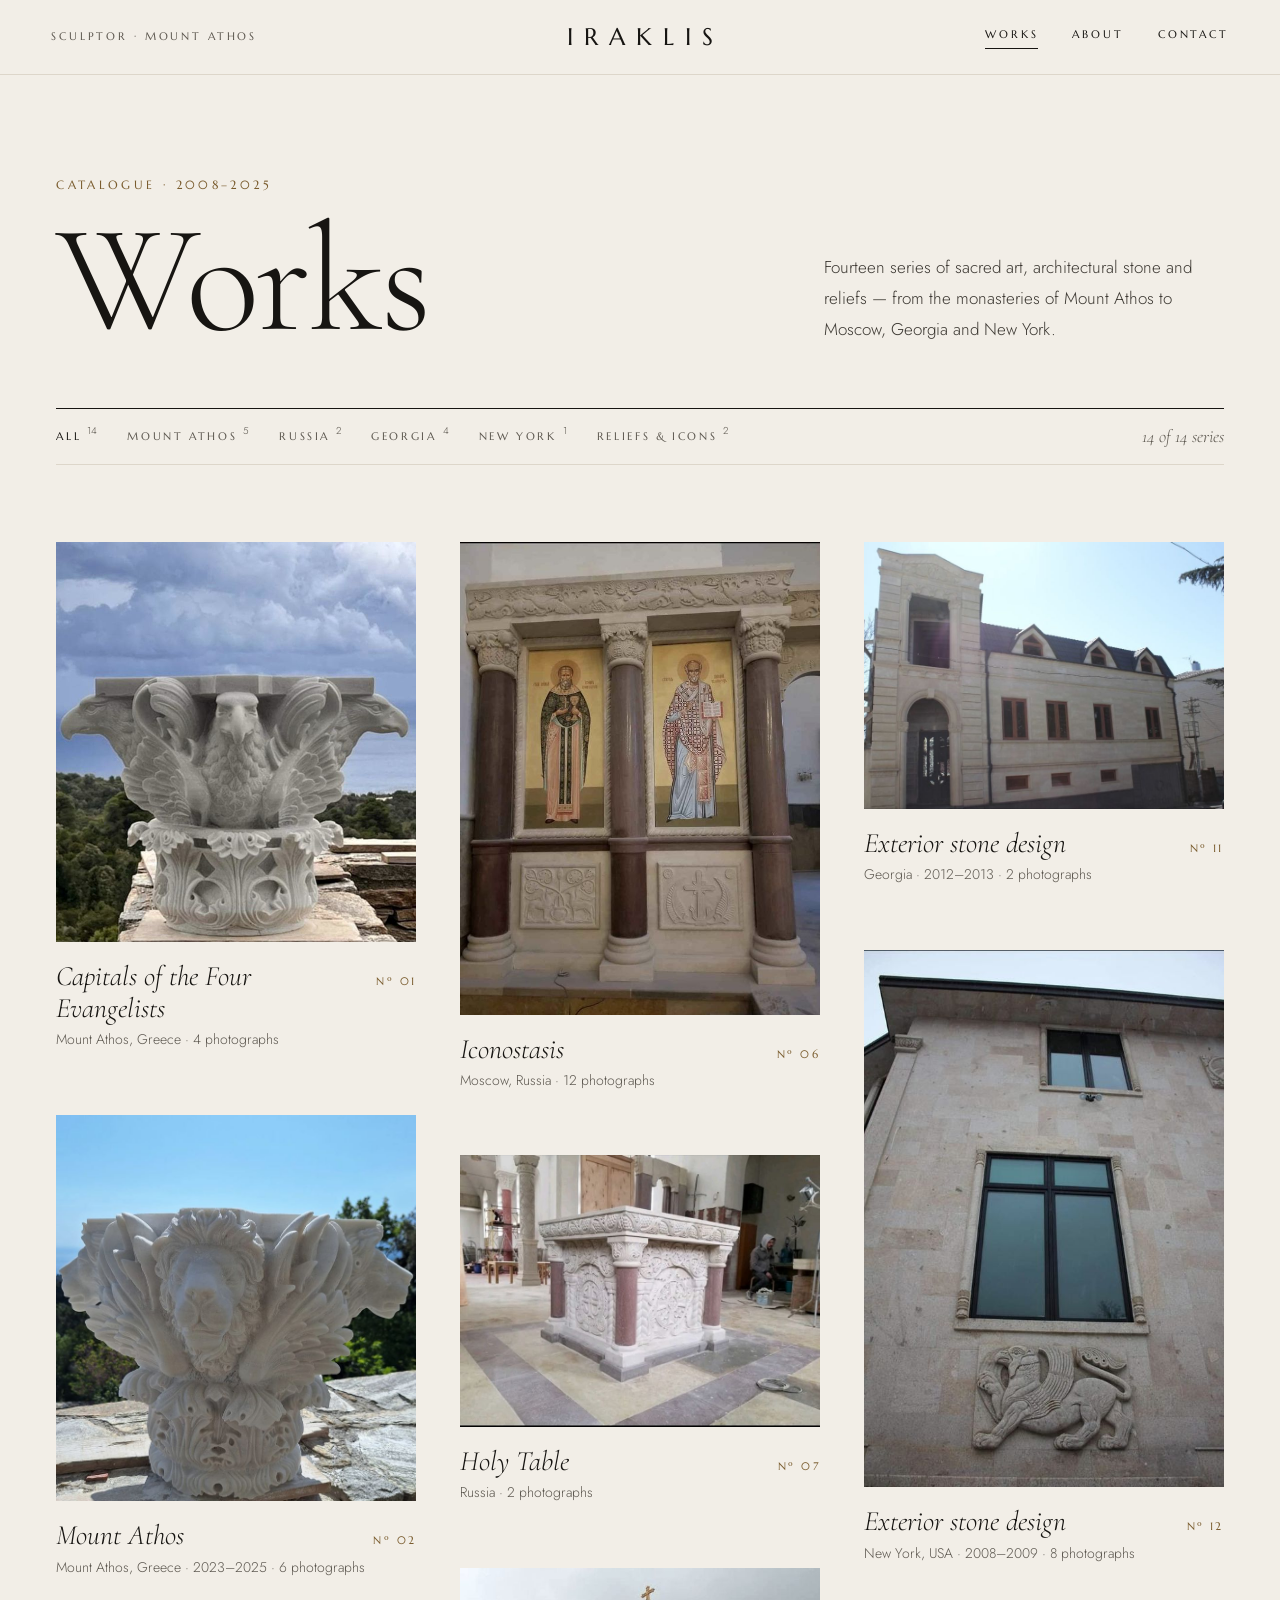
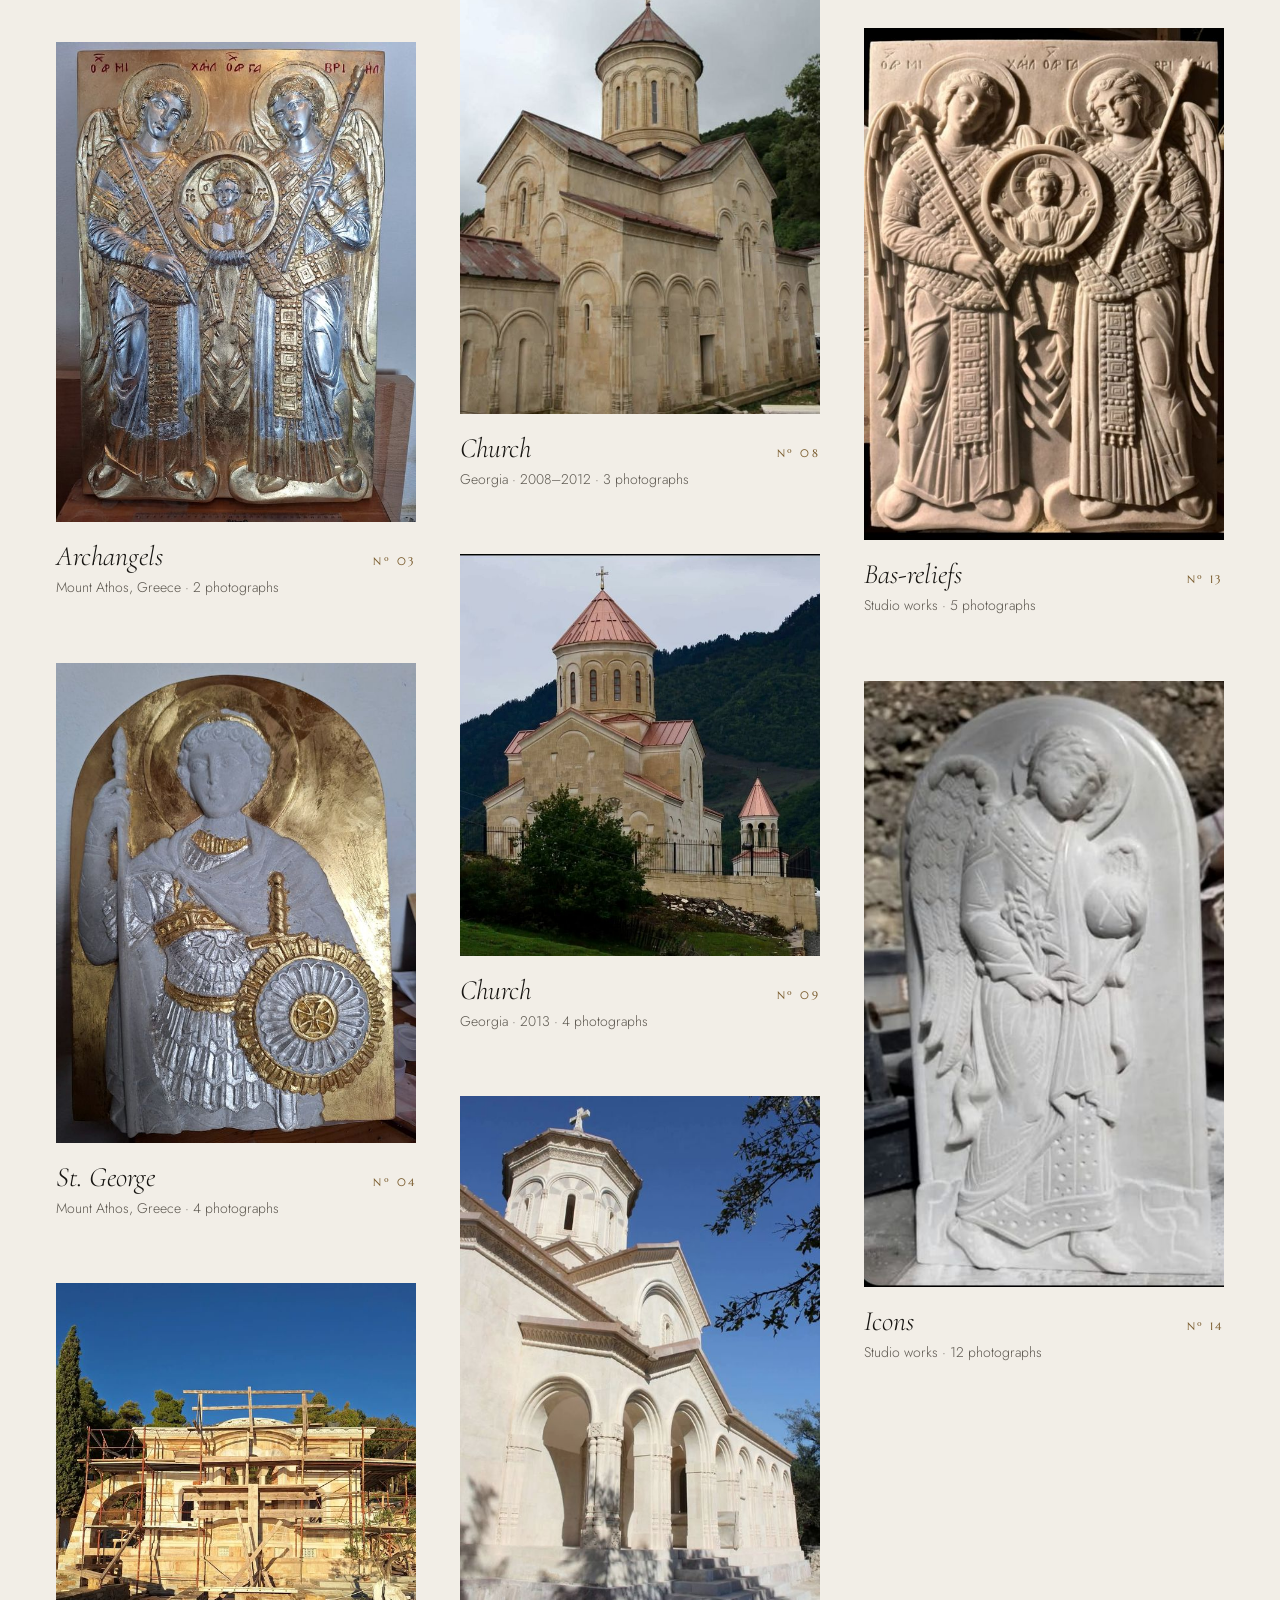
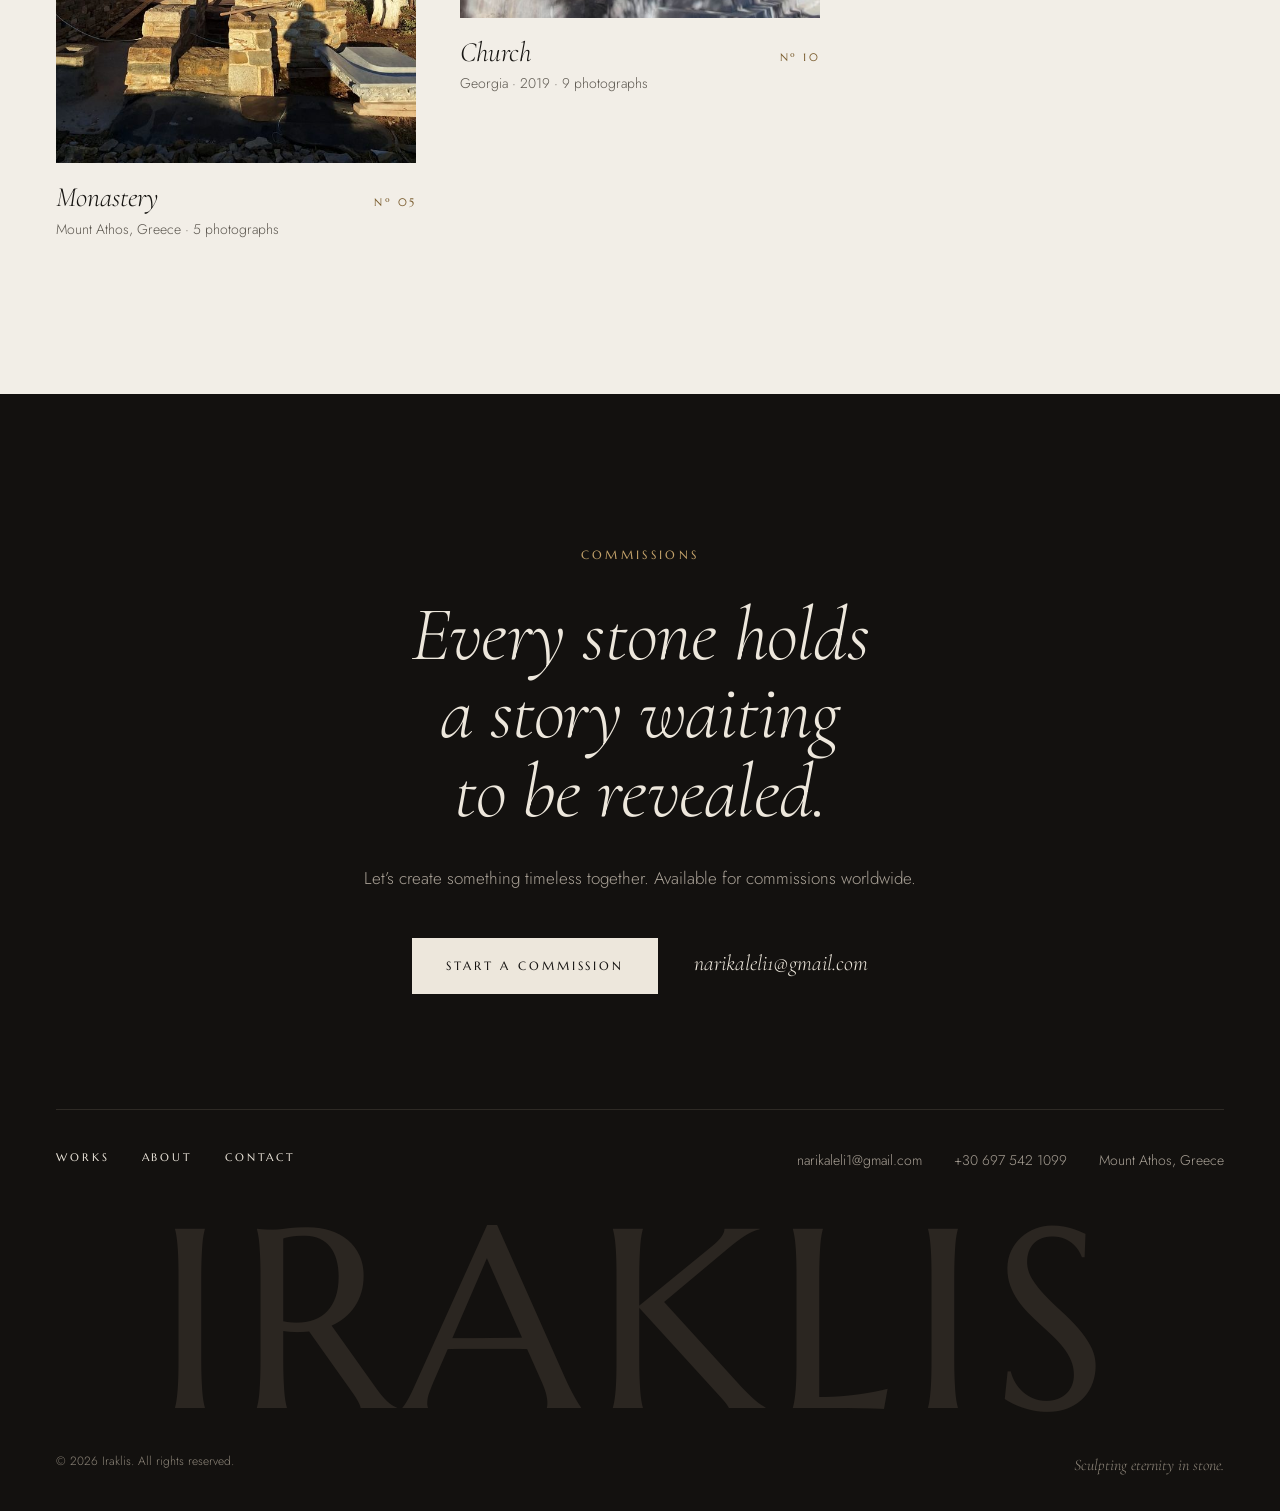
<file: series.html>
<!doctype html>
<html lang="en">
<head>
  <meta charset="utf-8">
  <meta name="viewport" content="width=device-width, initial-scale=1, viewport-fit=cover">
  <title>Iraklis — Sculptor in marble &amp; stone</title>
  <meta name="description" content="A series of works by Iraklis, sculptor in marble and stone on Mount Athos.">
  <meta name="theme-color" content="#F2EEE7">
  <meta property="og:type" content="article">
  <meta property="og:image" content="assets/img/site/og.jpg">
  <meta name="twitter:card" content="summary_large_image">
  <link rel="icon" href="assets/img/favicon.svg" type="image/svg+xml">
  <link rel="preload" href="assets/fonts/cormorant-garamond-latin-300-normal.woff2" as="font" type="font/woff2" crossorigin>
  <link rel="preload" href="assets/fonts/marcellus-latin-400-normal.woff2" as="font" type="font/woff2" crossorigin>
  <link rel="preload" href="assets/fonts/jost-latin-300-normal.woff2" as="font" type="font/woff2" crossorigin>
  <link rel="stylesheet" href="assets/css/style.css">
  <script src="assets/js/data.js" defer></script>
  <script src="assets/js/main.js" defer></script>
</head>
<body data-page="series">
  <a class="skip-link" href="#main">Skip to content</a>

  <header class="site-header">
    <div class="site-header__bar">
      <p class="site-header__tagline">Sculptor · Mount Athos</p>
      <a class="brand" href="index.html" aria-label="Iraklis — home">IRAKLIS</a>
      <nav class="site-nav" aria-label="Main">
        <a href="works.html" aria-current="page"><span class="u">Works</span></a>
        <a href="index.html#about"><span class="u">About</span></a>
        <a href="contact.html"><span class="u">Contact</span></a>
      </nav>
      <button class="menu-btn" type="button" aria-expanded="false" aria-controls="mobile-menu"><span class="menu-btn__label">Menu</span><span class="menu-btn__icon" aria-hidden="true"></span></button>
    </div>
  </header>

  <div class="mobile-menu" id="mobile-menu">
    <nav aria-label="Mobile">
      <a href="works.html" aria-current="page">Works <span class="caps">01</span></a>
      <a href="index.html#about">About <span class="caps">02</span></a>
      <a href="contact.html">Contact <span class="caps">03</span></a>
    </nav>
    <div class="mobile-menu__foot">
      <a href="mailto:narikaleli1@gmail.com">narikaleli1@gmail.com</a>
      <a href="tel:+306975421099">+30 697 542 1099</a>
      <span>Mount Athos, Greece</span>
    </div>
  </div>

  <main id="main">
    <section class="hero hero--series">
      <div class="hero__text">
        <nav class="breadcrumb" aria-label="Breadcrumb">
          <a href="works.html"><span class="u">Works</span></a>
          <span aria-hidden="true">/</span>
          <span aria-current="page" id="s-crumb"></span>
        </nav>
        <div class="series-heading">
          <p class="eyebrow rise" id="s-num"></p>
          <h1 class="rise d1" id="s-title"></h1>
          <p class="place rise d2" id="s-place"></p>
        </div>
        <div class="series-info">
          <dl class="placard" id="s-placard"></dl>
          <p class="series-description" id="s-description" hidden></p>
        </div>
      </div>
      <div class="hero__media" id="s-hero"></div>
    </section>

    <section class="feature" id="s-feature" hidden></section>

    <section class="wrap plates" id="s-plates-wrap" hidden>
      <h2 class="sr-only">More photographs</h2>
      <div class="masonry" id="s-plates"></div>
    </section>

    <nav class="wrap pager" aria-label="More series" id="s-pager"></nav>
  </main>

  <dialog class="lightbox" id="lightbox" aria-label="Photograph viewer">
    <div class="lightbox__top">
      <span class="caps" id="lb-title"></span>
      <button class="lb-btn" type="button" data-lb="close" aria-label="Close viewer">Close <svg width="16" height="16" viewBox="0 0 16 16" fill="none" stroke="currentColor" stroke-width="1.2" aria-hidden="true"><path d="M2 2l12 12M14 2L2 14"/></svg></button>
    </div>
    <div class="lightbox__stage" id="lb-stage">
      <button class="lb-btn lb-prev" type="button" data-lb="prev" aria-label="Previous photograph"><svg width="28" height="10" viewBox="0 0 28 10" fill="none" stroke="currentColor" stroke-width="1" aria-hidden="true"><path d="M28 5H2M6 1L2 5l4 4"/></svg></button>
      <img id="lb-img" alt="">
      <button class="lb-btn lb-next" type="button" data-lb="next" aria-label="Next photograph"><svg width="28" height="10" viewBox="0 0 28 10" fill="none" stroke="currentColor" stroke-width="1" aria-hidden="true"><path d="M0 5h26M22 1l4 4-4 4"/></svg></button>
    </div>
    <div class="lightbox__bottom">
      <span class="caps" id="lb-count"></span>
      <span class="caps lightbox__hint">Swipe or use the arrow keys</span>
    </div>
  </dialog>

  <div class="dark">
    <section class="closing" data-reveal>
      <p class="eyebrow">Commissions</p>
      <h2>Every stone holds a story waiting to be revealed.</h2>
      <p class="lead" style="max-width: none">Let’s create something timeless together. Available for commissions worldwide.</p>
      <div class="closing__actions">
        <a class="btn btn--light" href="contact.html">Start a commission</a>
        <a class="closing__mail" href="mailto:narikaleli1@gmail.com"><span class="u">narikaleli1@gmail.com</span></a>
      </div>
    </section>
    <footer class="site-footer wrap">
      <div class="footer-row">
        <nav class="footer-nav" aria-label="Footer">
          <a href="works.html"><span class="u">Works</span></a>
          <a href="index.html#about"><span class="u">About</span></a>
          <a href="contact.html"><span class="u">Contact</span></a>
        </nav>
        <div class="footer-contact">
          <a href="mailto:narikaleli1@gmail.com">narikaleli1@gmail.com</a>
          <a href="tel:+306975421099">+30 697 542 1099</a>
          <span>Mount Athos, Greece</span>
        </div>
      </div>
      <p class="engraved" aria-hidden="true">IRAKLIS</p>
      <p class="footer-bottom"><span>© <span data-year>2026</span> Iraklis. All rights reserved.</span><span class="serif-italic">Sculpting eternity in stone.</span></p>
    </footer>
  </div>
</body>
</html>
</file>
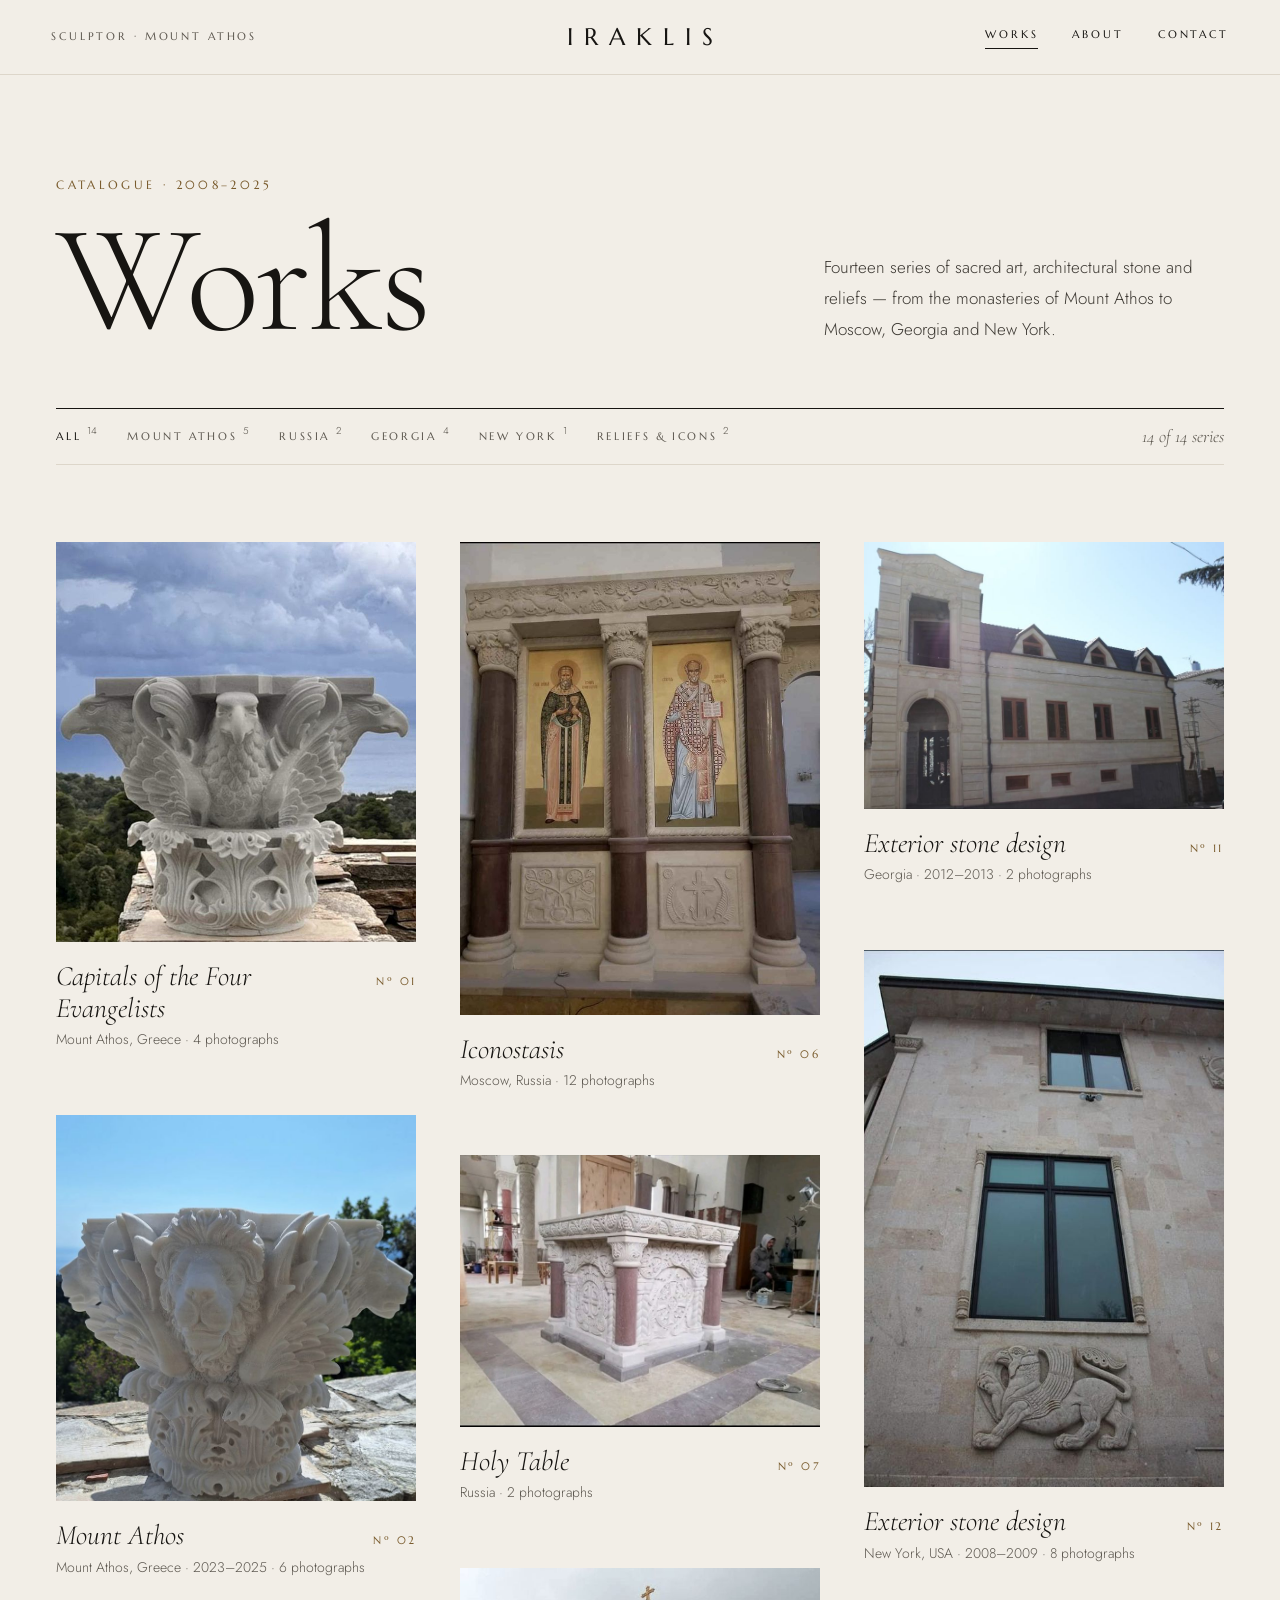
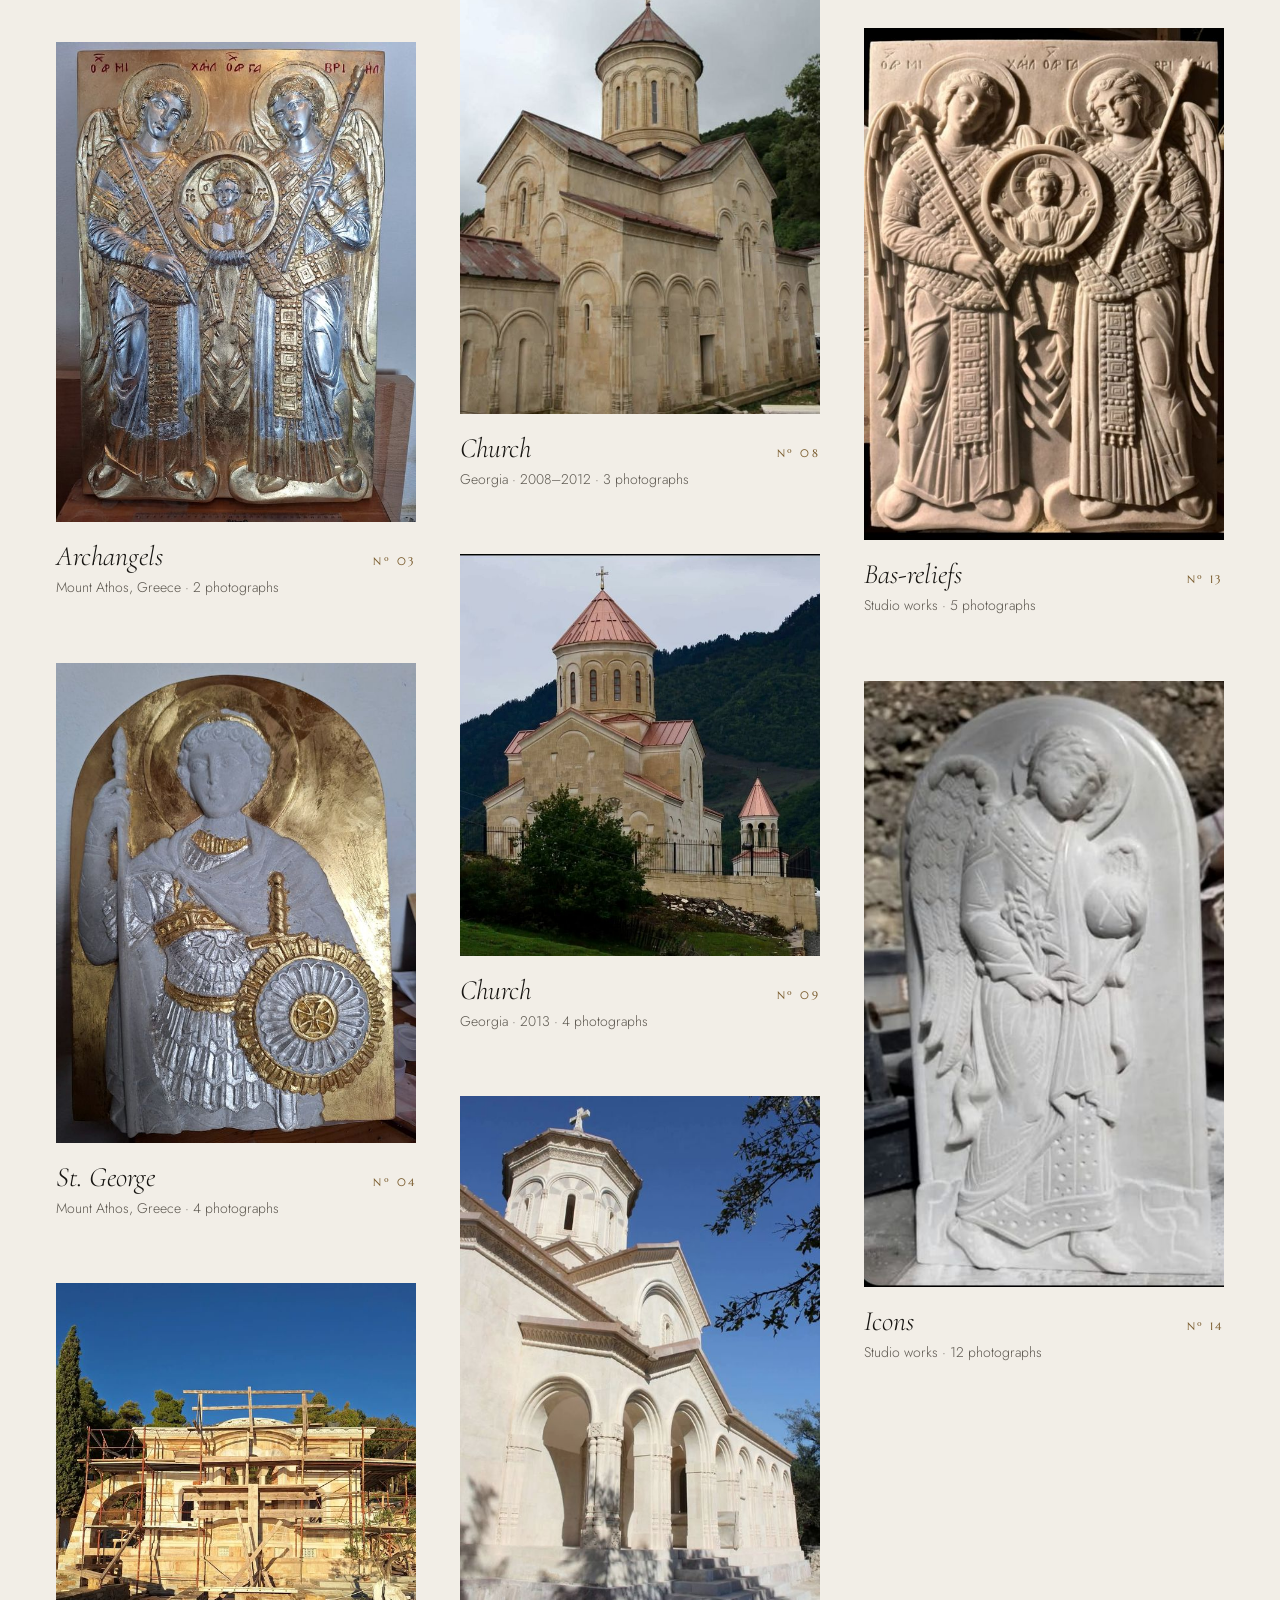
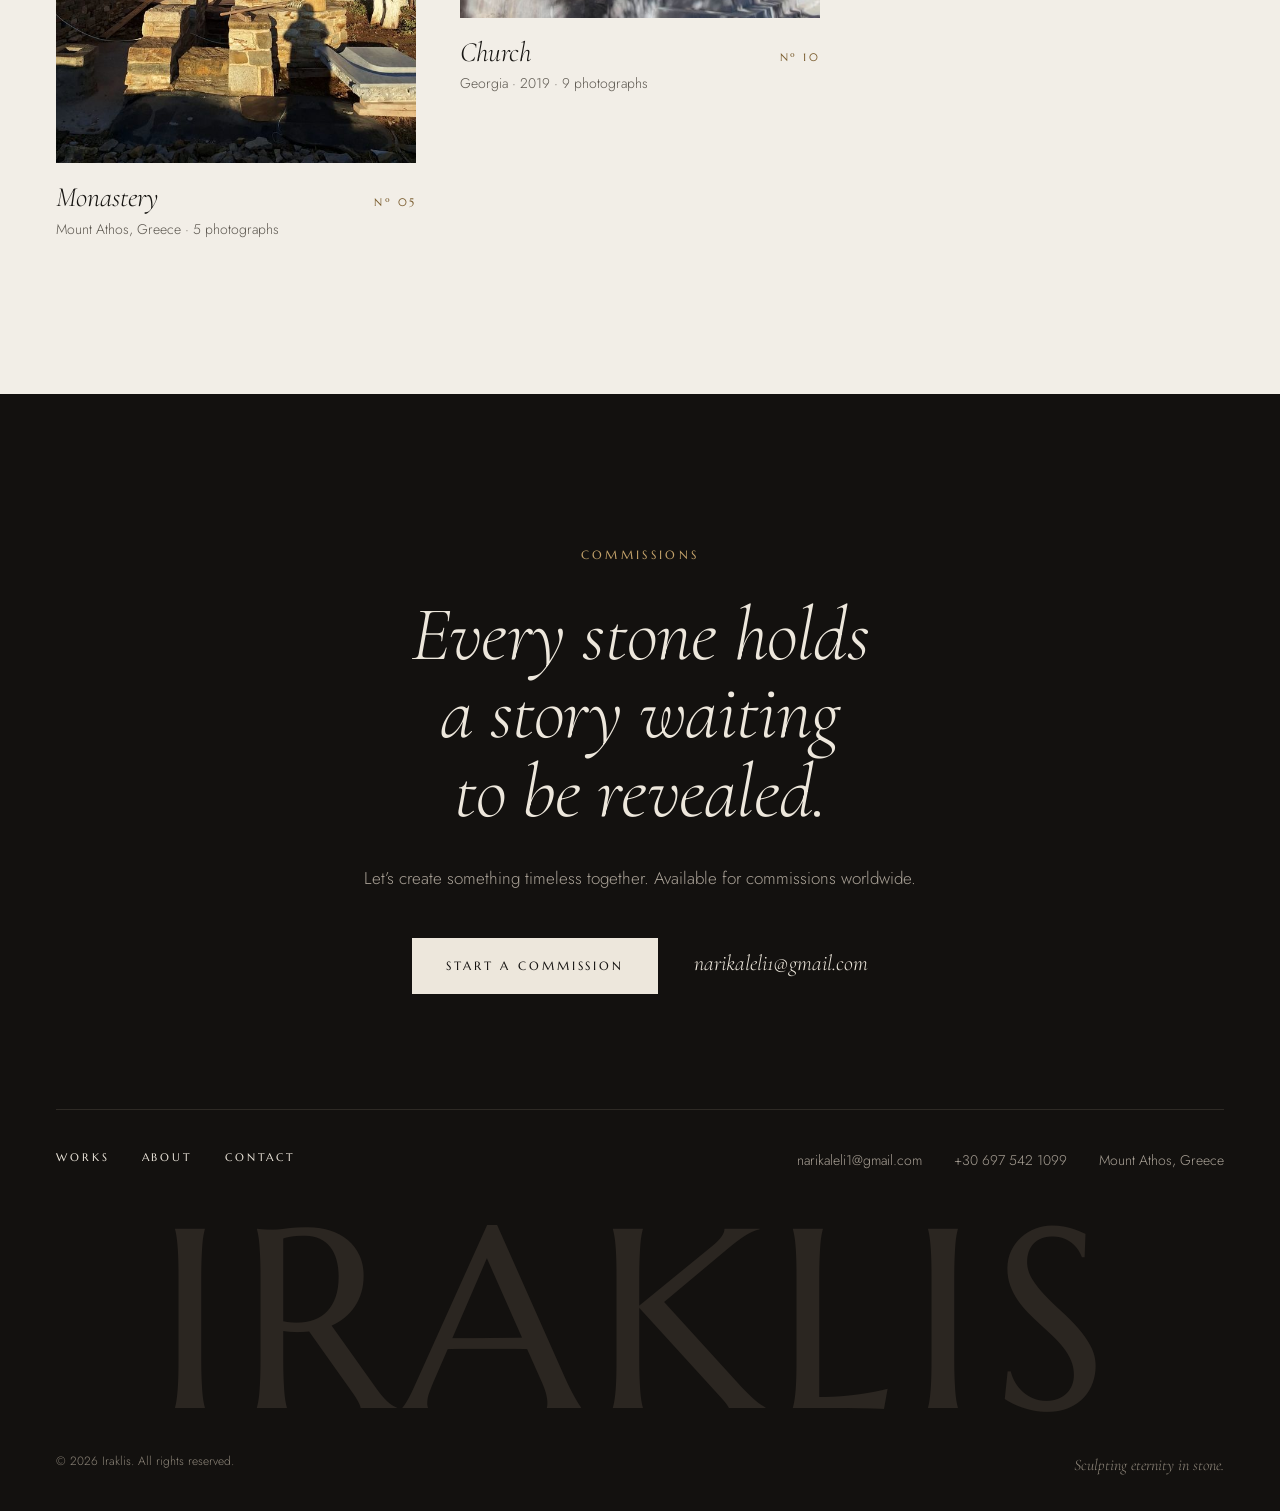
<file: works.html>
<!doctype html>
<html lang="en">
<head>
  <meta charset="utf-8">
  <meta name="viewport" content="width=device-width, initial-scale=1, viewport-fit=cover">
  <title>Works — Iraklis, sculptor</title>
  <meta name="description" content="Fourteen series of sacred art, architectural stone and reliefs by Iraklis — from Mount Athos to Moscow, Georgia and New York.">
  <meta name="theme-color" content="#F2EEE7">
  <meta property="og:type" content="website">
  <meta property="og:title" content="Works — Iraklis, sculptor">
  <meta property="og:image" content="assets/img/site/og.jpg">
  <meta name="twitter:card" content="summary_large_image">
  <link rel="icon" href="assets/img/favicon.svg" type="image/svg+xml">
  <link rel="preload" href="assets/fonts/cormorant-garamond-latin-300-normal.woff2" as="font" type="font/woff2" crossorigin>
  <link rel="preload" href="assets/fonts/marcellus-latin-400-normal.woff2" as="font" type="font/woff2" crossorigin>
  <link rel="preload" href="assets/fonts/jost-latin-300-normal.woff2" as="font" type="font/woff2" crossorigin>
  <link rel="stylesheet" href="assets/css/style.css">
  <script src="assets/js/data.js" defer></script>
  <script src="assets/js/main.js" defer></script>
</head>
<body data-page="works">
  <a class="skip-link" href="#main">Skip to content</a>

  <header class="site-header">
    <div class="site-header__bar">
      <p class="site-header__tagline">Sculptor · Mount Athos</p>
      <a class="brand" href="index.html" aria-label="Iraklis — home">IRAKLIS</a>
      <nav class="site-nav" aria-label="Main">
        <a href="works.html" aria-current="page"><span class="u">Works</span></a>
        <a href="index.html#about"><span class="u">About</span></a>
        <a href="contact.html"><span class="u">Contact</span></a>
      </nav>
      <button class="menu-btn" type="button" aria-expanded="false" aria-controls="mobile-menu"><span class="menu-btn__label">Menu</span><span class="menu-btn__icon" aria-hidden="true"></span></button>
    </div>
  </header>

  <div class="mobile-menu" id="mobile-menu">
    <nav aria-label="Mobile">
      <a href="works.html" aria-current="page">Works <span class="caps">01</span></a>
      <a href="index.html#about">About <span class="caps">02</span></a>
      <a href="contact.html">Contact <span class="caps">03</span></a>
    </nav>
    <div class="mobile-menu__foot">
      <a href="mailto:narikaleli1@gmail.com">narikaleli1@gmail.com</a>
      <a href="tel:+306975421099">+30 697 542 1099</a>
      <span>Mount Athos, Greece</span>
    </div>
  </div>

  <main id="main">
    <section class="wrap page-title">
      <div>
        <p class="eyebrow rise">Catalogue · 2008–2025</p>
        <h1 class="rise d1">Works</h1>
      </div>
      <p class="lead rise d2">Fourteen series of sacred art, architectural stone and reliefs — from the monasteries of Mount Athos to Moscow, Georgia and New York.</p>
    </section>

    <div class="wrap">
      <div class="filters-bar">
        <div class="filters" role="group" aria-label="Filter by place" id="filters"></div>
        <p class="filters-count" id="works-count" aria-live="polite"></p>
      </div>
    </div>

    <section class="wrap works-grid" aria-label="Series">
      <div class="masonry" id="works-grid"></div>
      <noscript><p class="works-empty">Please enable JavaScript to see the works.</p></noscript>
    </section>
  </main>

  <div class="dark">
    <section class="closing" data-reveal>
      <p class="eyebrow">Commissions</p>
      <h2>Every stone holds a story waiting to be revealed.</h2>
      <p class="lead" style="max-width: none">Let’s create something timeless together. Available for commissions worldwide.</p>
      <div class="closing__actions">
        <a class="btn btn--light" href="contact.html">Start a commission</a>
        <a class="closing__mail" href="mailto:narikaleli1@gmail.com"><span class="u">narikaleli1@gmail.com</span></a>
      </div>
    </section>
    <footer class="site-footer wrap">
      <div class="footer-row">
        <nav class="footer-nav" aria-label="Footer">
          <a href="works.html"><span class="u">Works</span></a>
          <a href="index.html#about"><span class="u">About</span></a>
          <a href="contact.html"><span class="u">Contact</span></a>
        </nav>
        <div class="footer-contact">
          <a href="mailto:narikaleli1@gmail.com">narikaleli1@gmail.com</a>
          <a href="tel:+306975421099">+30 697 542 1099</a>
          <span>Mount Athos, Greece</span>
        </div>
      </div>
      <p class="engraved" aria-hidden="true">IRAKLIS</p>
      <p class="footer-bottom"><span>© <span data-year>2026</span> Iraklis. All rights reserved.</span><span class="serif-italic">Sculpting eternity in stone.</span></p>
    </footer>
  </div>
</body>
</html>
</file>
<file: assets/css/style.css>
/* ==========================================================================
   Iraklis — sculptor in marble & stone
   One stylesheet for every page. Desktop first, with breakpoints at
   900px (tablet), 820px (header) and 560px (phone).
   ========================================================================== */

/* ---------- Fonts (self-hosted, SIL Open Font License — see assets/fonts) ---------- */
@font-face { font-family: 'Cormorant Garamond'; font-style: normal; font-weight: 300; font-display: swap; src: url('../fonts/cormorant-garamond-latin-300-normal.woff2') format('woff2'); }
@font-face { font-family: 'Cormorant Garamond'; font-style: italic; font-weight: 300; font-display: swap; src: url('../fonts/cormorant-garamond-latin-300-italic.woff2') format('woff2'); }
@font-face { font-family: 'Cormorant Garamond'; font-style: normal; font-weight: 400; font-display: swap; src: url('../fonts/cormorant-garamond-latin-400-normal.woff2') format('woff2'); }
@font-face { font-family: 'Cormorant Garamond'; font-style: italic; font-weight: 400; font-display: swap; src: url('../fonts/cormorant-garamond-latin-400-italic.woff2') format('woff2'); }
@font-face { font-family: 'Cormorant Garamond'; font-style: normal; font-weight: 500; font-display: swap; src: url('../fonts/cormorant-garamond-latin-500-normal.woff2') format('woff2'); }
@font-face { font-family: 'Marcellus'; font-style: normal; font-weight: 400; font-display: swap; src: url('../fonts/marcellus-latin-400-normal.woff2') format('woff2'); }
@font-face { font-family: 'Jost'; font-style: normal; font-weight: 300; font-display: swap; src: url('../fonts/jost-latin-300-normal.woff2') format('woff2'); }
@font-face { font-family: 'Jost'; font-style: normal; font-weight: 400; font-display: swap; src: url('../fonts/jost-latin-400-normal.woff2') format('woff2'); }
@font-face { font-family: 'Jost'; font-style: normal; font-weight: 500; font-display: swap; src: url('../fonts/jost-latin-500-normal.woff2') format('woff2'); }

:root {
  /* Colour */
  --ground: #F2EEE7;        /* travertine ivory — page background */
  --stone: #E9E4DA;         /* tinted band (About) */
  --plate: #E3DDD2;         /* image placeholder while loading */
  --ink: #171512;
  --ink-2: #3D3933;
  --muted: #5C574F;
  --faint: #857D71;         /* large text only */
  --line: #DDD6CA;
  --line-2: #D2CABC;

  --dark: #13110F;          /* warm black sections */
  --dark-2: #221E1A;
  --on-dark: #EDE7DC;
  --on-dark-muted: #A9A196;
  --on-dark-faint: #8E867A;
  --dark-line: #2E2A25;
  --engrave: #2B2621;

  --accent: #7A5C2E;        /* antique bronze */
  --gold: #C4A36B;
  --gold-hover: #D9BC86;

  /* Type */
  --f-display: 'Cormorant Garamond', Garamond, 'Times New Roman', serif;
  --f-caps: Marcellus, 'Cormorant Garamond', Georgia, serif;
  --f-body: Jost, 'Futura PT', Futura, 'Century Gothic', 'Helvetica Neue', sans-serif;

  /* Layout */
  --max: 1312px;
  --pad: clamp(20px, 4.4vw, 64px);
  --pad-x: clamp(20px, 4vw, 56px);
  --header-h: 74px;
  --ease: cubic-bezier(.2, .7, .1, 1);
}

/* ---------- Base ---------- */
*, *::before, *::after { box-sizing: border-box; }
html { -webkit-text-size-adjust: 100%; scroll-behavior: smooth; scroll-padding-top: calc(var(--header-h) + 16px); }
body {
  margin: 0;
  background: var(--ground);
  color: var(--ink);
  font-family: var(--f-body);
  font-weight: 300;
  font-size: 17px;
  line-height: 1.75;
  -webkit-font-smoothing: antialiased;
  -moz-osx-font-smoothing: grayscale;
  text-rendering: optimizeLegibility;
}
img { display: block; max-width: 100%; height: auto; }
h1, h2, h3, p, figure, dl, dd, ol, ul, blockquote { margin: 0; }
ol, ul { padding: 0; list-style: none; }
a { color: inherit; }
a:hover { color: var(--accent); }
button { font: inherit; }
:focus-visible { outline: 2px solid var(--accent); outline-offset: 3px; }
.dark :focus-visible { outline-color: var(--gold); }
::selection { background: #D9C9A8; color: var(--ink); }

.skip-link {
  position: absolute; left: 12px; top: -80px; z-index: 100;
  padding: 12px 18px; background: var(--ink); color: var(--ground);
  font-family: var(--f-caps); font-size: 12px; letter-spacing: .2em; text-transform: uppercase; text-decoration: none;
}
.skip-link:focus { top: 12px; color: var(--ground); }

.wrap { max-width: var(--max); margin-inline: auto; padding-inline: var(--pad); }
.sr-only { position: absolute !important; width: 1px; height: 1px; padding: 0; margin: -1px; overflow: hidden; clip: rect(0, 0, 0, 0); white-space: nowrap; border: 0; }
.no-scroll { overflow: hidden; }

/* ---------- Type helpers ---------- */
.eyebrow { font-family: var(--f-caps); font-size: 12px; letter-spacing: .28em; text-transform: uppercase; color: var(--accent); line-height: 1.4; }
.dark .eyebrow { color: var(--gold); }
.caps { font-family: var(--f-caps); font-size: 11px; letter-spacing: .24em; text-transform: uppercase; line-height: 1.5; }
.muted { color: var(--muted); }
.dark .muted { color: var(--on-dark-muted); }
.display { font-family: var(--f-display); font-weight: 300; letter-spacing: -.01em; line-height: .98; }
.display em, .serif-italic { font-family: var(--f-display); font-style: italic; }
.h-xl { font-size: clamp(54px, 7vw, 112px); line-height: .92; letter-spacing: -.015em; }
.h-lg { font-size: clamp(42px, 5.6vw, 84px); }
.lead { max-width: 42ch; font-size: 17px; line-height: 1.8; color: var(--ink-2); text-wrap: pretty; }
.dark .lead { color: var(--on-dark-muted); }

/* underline that draws in on hover */
.u {
  background: linear-gradient(currentColor, currentColor) 0 100% / 0 1px no-repeat;
  padding-bottom: 4px;
  transition: background-size .5s ease;
}
a:hover .u, a:focus-visible .u, a[aria-current="page"] .u { background-size: 100% 1px; }

/* ---------- Buttons & links ---------- */
.btn {
  display: inline-flex; align-items: center; justify-content: center;
  min-height: 56px; padding: 0 34px;
  background: var(--ink); color: var(--ground);
  border: 0; border-radius: 0; cursor: pointer;
  font-family: var(--f-caps); font-size: 12px; letter-spacing: .24em; text-transform: uppercase; text-decoration: none;
  transition: background-color .3s ease;
}
.btn:hover { background: #2E2A25; color: var(--ground); }
.btn--light { background: var(--on-dark); color: var(--dark); }
.btn--light:hover { background: #FFFFFF; color: var(--dark); }

.link-arrow {
  display: inline-flex; align-items: center; gap: 14px; min-height: 48px;
  font-family: var(--f-caps); font-size: 12px; letter-spacing: .24em; text-transform: uppercase; text-decoration: none;
}
.link-arrow svg { flex: none; transition: transform .5s var(--ease); }
.link-arrow:hover svg { transform: translateX(6px); }

/* ---------- Header ---------- */
.site-header {
  position: sticky; top: 0; z-index: 60;
  background: rgba(242, 238, 231, .9);
  -webkit-backdrop-filter: saturate(1.2) blur(12px);
  backdrop-filter: saturate(1.2) blur(12px);
  border-bottom: 1px solid var(--line);
}
.menu-open .site-header { background: var(--ground); }
.site-header__bar {
  display: grid; grid-template-columns: 1fr auto 1fr; align-items: center; gap: 24px;
  min-height: var(--header-h); padding: 12px var(--pad-x);
}
.site-header__tagline { font-family: var(--f-caps); font-size: 11px; letter-spacing: .26em; text-transform: uppercase; color: var(--muted); line-height: 1.4; }
.brand {
  display: flex; align-items: center; min-height: 44px;
  font-family: var(--f-caps); font-size: 24px; line-height: 1; letter-spacing: .46em; margin-right: -.46em;
  color: var(--ink); text-decoration: none;
}
.brand:hover { color: var(--ink); }
.site-nav { justify-self: end; display: flex; gap: 0 34px; }
.site-nav a {
  display: flex; align-items: center; min-height: 44px; text-decoration: none;
  font-family: var(--f-caps); font-size: 11px; letter-spacing: .26em; text-transform: uppercase;
}
.menu-btn {
  display: none; justify-self: end; align-items: center; gap: 12px;
  min-height: 44px; min-width: 44px; padding: 0; background: none; border: 0; color: var(--ink); cursor: pointer;
  font-family: var(--f-caps); font-size: 11px; letter-spacing: .26em; text-transform: uppercase;
}
.menu-btn__icon { position: relative; width: 24px; height: 9px; }
.menu-btn__icon::before, .menu-btn__icon::after {
  content: ""; position: absolute; left: 0; width: 100%; height: 1px; background: currentColor;
  transition: transform .4s var(--ease), top .4s var(--ease);
}
.menu-btn__icon::before { top: 0; }
.menu-btn__icon::after { top: 8px; }
.menu-btn[aria-expanded="true"] .menu-btn__icon::before { top: 4px; transform: rotate(45deg); }
.menu-btn[aria-expanded="true"] .menu-btn__icon::after { top: 4px; transform: rotate(-45deg); }

.mobile-menu {
  position: fixed; inset: 0; z-index: 55;
  display: flex; flex-direction: column; justify-content: space-between; gap: 40px;
  padding: calc(var(--header-h) + 32px) var(--pad-x) 36px;
  background: var(--ground);
  overflow-y: auto;
  opacity: 0; visibility: hidden;
  transition: opacity .4s ease, visibility 0s linear .4s;
}
.menu-open .mobile-menu { opacity: 1; visibility: visible; transition: opacity .4s ease; }
.mobile-menu nav { display: flex; flex-direction: column; }
.mobile-menu nav a {
  display: flex; justify-content: space-between; align-items: baseline; gap: 16px;
  padding: 10px 0; border-bottom: 1px solid var(--line);
  font-family: var(--f-display); font-weight: 300; font-size: clamp(44px, 12vw, 64px); line-height: 1.1; text-decoration: none;
}
.mobile-menu nav a .caps { color: var(--accent); }
.mobile-menu__foot { display: flex; flex-direction: column; gap: 4px; font-size: 15px; color: var(--muted); }
.mobile-menu__foot a { display: flex; align-items: center; min-height: 44px; text-decoration: none; color: var(--ink); }
.menu-open { overflow: hidden; }

@media (max-width: 820px) {
  :root { --header-h: 64px; }
  .site-header__bar { grid-template-columns: 1fr auto; padding-block: 8px; }
  .site-header__tagline, .site-nav { display: none; }
  .brand { font-size: 19px; letter-spacing: .4em; margin-right: 0; }
  .menu-btn { display: inline-flex; }
}
@media (min-width: 821px) { .mobile-menu { display: none; } }

/* ---------- Hero (home, series) ---------- */
.hero {
  display: grid; grid-template-columns: minmax(0, 1fr) minmax(0, 1.45fr);
  min-height: min(900px, calc(100vh - var(--header-h)));
  min-height: min(900px, calc(100svh - var(--header-h)));
}
.hero--series { grid-template-columns: minmax(0, 1fr) minmax(0, 1.3fr); min-height: min(960px, calc(100svh - var(--header-h))); }
.hero__text {
  display: flex; flex-direction: column; justify-content: space-between; gap: 48px;
  padding: clamp(40px, 6vw, 96px) clamp(20px, 5vw, 80px) clamp(32px, 4vw, 64px);
}
.hero--series .hero__text { padding-top: clamp(20px, 3vw, 44px); }
.hero__body { display: flex; flex-direction: column; gap: 32px; }
.hero__actions { display: flex; flex-wrap: wrap; align-items: center; gap: 12px 36px; }
.hero__caption {
  display: flex; flex-wrap: wrap; align-items: baseline; gap: 6px 16px;
  padding-top: 20px; border-top: 1px solid var(--line);
  font-size: 14px; color: var(--muted); line-height: 1.5;
}
.hero__caption .caps { color: var(--accent); }
.hero__media { position: relative; overflow: hidden; background: var(--plate); min-height: 480px; }
.hero__media img { position: absolute; inset: 0; width: 100%; height: 100%; object-fit: cover; }
.hero__media button { position: absolute; inset: 0; width: 100%; padding: 0; border: 0; background: none; cursor: zoom-in; }

@media (max-width: 900px) {
  .hero, .hero--series { grid-template-columns: 1fr; min-height: 0; }
  .hero__text { gap: 40px; padding-bottom: 40px; }
  .hero__media { min-height: 0; aspect-ratio: 4 / 5; max-height: 82svh; }
}

/* ---------- Sections ---------- */
.section { padding-block: clamp(88px, 11vw, 168px); }
.section-head {
  display: flex; flex-wrap: wrap; justify-content: space-between; align-items: flex-end; gap: 16px 64px;
  padding-bottom: 28px; margin-bottom: clamp(40px, 6vw, 88px); border-bottom: 1px solid var(--line);
}
.split-head { display: flex; flex-wrap: wrap; justify-content: space-between; align-items: flex-end; gap: 28px 80px; margin-bottom: clamp(48px, 7vw, 104px); }
.split-head > div { flex: 1 1 440px; display: flex; flex-direction: column; gap: 24px; }
.split-head > p { flex: 0 1 420px; }

.statement { max-width: 1120px; margin-inline: auto; padding: clamp(88px, 11vw, 168px) var(--pad); display: flex; flex-direction: column; gap: 36px; }
.statement__text { font-family: var(--f-display); font-weight: 300; font-size: clamp(28px, 3.5vw, 52px); line-height: 1.22; letter-spacing: -.005em; text-wrap: pretty; }
.statement__text span { color: var(--faint); }
.statement .link-arrow { align-self: flex-start; }

/* ---------- Work cards ---------- */
.work { display: block; text-decoration: none; }
.work:hover { color: inherit; }
.work__media { overflow: hidden; background: var(--plate); }
.dark .work__media { background: var(--dark-2); }
.work__media img { width: 100%; height: 100%; object-fit: cover; transition: transform 1.6s var(--ease); }
@media (hover: hover) { .work:hover .work__media img { transform: scale(1.035); } }
.work__caption { display: flex; flex-wrap: wrap; justify-content: space-between; align-items: baseline; gap: 4px 20px; padding-top: 18px; }
.work__title { font-family: var(--f-display); font-style: italic; font-size: clamp(24px, 2.2vw, 28px); line-height: 1.15; }
.work__meta { font-family: var(--f-caps); font-size: 11px; letter-spacing: .24em; text-transform: uppercase; color: var(--muted); }
.dark .work__meta { color: var(--on-dark-muted); }
.work__num { flex: none; font-family: var(--f-caps); font-size: 11px; letter-spacing: .22em; color: var(--accent); }
.work__sub { flex-basis: 100%; font-size: 14px; color: var(--muted); line-height: 1.6; }
.work__caption--grid { display: grid; grid-template-columns: minmax(0, 1fr) auto; column-gap: 20px; row-gap: 4px; }
.work__caption--grid .work__num { padding-top: 8px; }
.work__caption--grid .work__sub { grid-column: 1 / -1; }
.ar-4-3 { aspect-ratio: 4 / 3; }
.ar-3-4 { aspect-ratio: 3 / 4; }
.ar-4-5 { aspect-ratio: 4 / 5; }
.ar-9-10 { aspect-ratio: 9 / 10; }

/* Home: staggered "salon" hang */
.salon { display: grid; grid-template-columns: repeat(12, minmax(0, 1fr)); column-gap: clamp(20px, 3vw, 48px); row-gap: clamp(56px, 7vw, 120px); align-items: start; }
.salon .w1 { grid-column: 1 / span 7; }
.salon .w2 { grid-column: 9 / span 4; margin-top: clamp(0px, 9vw, 140px); }
.salon .w3 { grid-column: 1 / span 4; }
.salon .w4 { grid-column: 5 / span 4; margin-top: clamp(0px, 7vw, 104px); }
.salon .w5 { grid-column: 9 / span 4; margin-top: clamp(0px, 3.5vw, 52px); }
@media (max-width: 900px) {
  .salon { grid-template-columns: repeat(2, minmax(0, 1fr)); row-gap: 64px; }
  .salon .w1 { grid-column: 1 / -1; }
  .salon .w2, .salon .w3, .salon .w4, .salon .w5 { grid-column: auto; margin-top: 0; }
  .salon .w3 { grid-column: 1 / -1; }
}
@media (max-width: 560px) {
  .salon { grid-template-columns: 1fr; row-gap: 56px; }
  .salon > * { grid-column: 1 / -1 !important; }
}

/* Full-width image band */
.band img { width: 100%; height: clamp(260px, 42vw, 640px); object-fit: cover; object-position: 50% 42%; background: var(--plate); }
.band figcaption { display: flex; flex-wrap: wrap; justify-content: space-between; align-items: baseline; gap: 4px 24px; padding: 18px var(--pad) 0; }
.band figcaption .serif-italic { font-size: 20px; }

/* ---------- Dark sections ---------- */
.dark { background: var(--dark); color: var(--on-dark); }
.dark a:hover { color: var(--gold-hover); }
.trio { display: grid; grid-template-columns: repeat(3, minmax(0, 1fr)); gap: 56px clamp(20px, 3.4vw, 48px); align-items: start; }
.trio > :nth-child(2) { margin-top: clamp(0px, 6vw, 88px); }
@media (max-width: 900px) {
  .trio { grid-template-columns: repeat(2, minmax(0, 1fr)); }
  .trio > :nth-child(2) { margin-top: 64px; }
}
@media (max-width: 560px) {
  .trio { grid-template-columns: 1fr; }
  .trio > :nth-child(2) { margin-top: 0; }
}

/* ---------- Practice ---------- */
.practice { display: grid; grid-template-columns: minmax(0, 1.25fr) minmax(0, 1fr); gap: 64px clamp(48px, 7vw, 112px); align-items: center; }
.practice__text { display: flex; flex-direction: column; gap: 48px; }
.practice__text > div { display: flex; flex-direction: column; gap: 24px; }
.disciplines { border-top: 1px solid var(--ink); }
.disciplines li { display: grid; grid-template-columns: 44px minmax(0, 1fr) minmax(0, 1.2fr); gap: 6px 24px; align-items: baseline; padding: 26px 0; border-bottom: 1px solid var(--line); }
.disciplines .num { font-family: var(--f-display); font-style: italic; font-size: 22px; color: var(--accent); }
.disciplines h3 { font-family: var(--f-display); font-weight: 400; font-size: clamp(26px, 2.4vw, 30px); line-height: 1.1; }
.disciplines p { font-size: 15px; line-height: 1.7; color: var(--muted); }
.practice figure { display: flex; flex-direction: column; gap: 16px; }
.practice figure img { width: 100%; aspect-ratio: 4 / 5; object-fit: cover; background: var(--plate); }
.practice figcaption { font-family: var(--f-display); font-style: italic; font-size: 19px; color: var(--muted); }
@media (max-width: 900px) { .practice { grid-template-columns: 1fr; } .practice figure { max-width: 560px; } }
@media (max-width: 640px) { .disciplines li { grid-template-columns: 36px 1fr; } .disciplines li p { grid-column: 2; } }

/* ---------- About ---------- */
.about { background: var(--stone); }
.about__inner { display: grid; grid-template-columns: minmax(0, 1fr) minmax(0, 1.25fr); gap: 64px clamp(48px, 7vw, 112px); align-items: center; }
.about__portrait { width: 100%; aspect-ratio: 4 / 5; object-fit: cover; object-position: 50% 35%; background: var(--line); }
.about__text { display: flex; flex-direction: column; gap: 28px; }
.about__text p:not(.eyebrow) { font-size: 17px; line-height: 1.8; color: var(--ink-2); text-wrap: pretty; }
.places { margin-top: 16px; border-top: 1px solid var(--ink); }
.places li { display: flex; flex-wrap: wrap; justify-content: space-between; align-items: baseline; gap: 4px 24px; padding: 18px 0; border-bottom: 1px solid var(--line-2); }
.places .place { font-family: var(--f-display); font-size: 26px; line-height: 1.2; }
@media (max-width: 900px) { .about__inner { grid-template-columns: 1fr; } .about__portrait { max-width: 520px; } }

/* ---------- Closing + footer ---------- */
.closing { display: flex; flex-direction: column; align-items: center; gap: 32px; padding: clamp(104px, 12vw, 184px) var(--pad) clamp(80px, 9vw, 128px); text-align: center; }
.closing h2 { max-width: 15ch; font-family: var(--f-display); font-style: italic; font-weight: 300; font-size: clamp(42px, 6vw, 96px); line-height: 1.02; letter-spacing: -.01em; text-wrap: balance; }
.closing__actions { display: flex; flex-wrap: wrap; justify-content: center; align-items: center; gap: 12px 36px; margin-top: 12px; }
.closing__mail { display: inline-flex; align-items: center; min-height: 56px; font-family: var(--f-display); font-style: italic; font-size: 22px; text-decoration: none; }

.site-footer .footer-row { display: flex; flex-wrap: wrap; justify-content: space-between; align-items: center; gap: 8px 64px; padding: 28px 0; border-top: 1px solid var(--dark-line); }
.footer-nav, .footer-contact { display: flex; flex-wrap: wrap; align-items: center; gap: 0 32px; }
.footer-nav a { display: flex; align-items: center; min-height: 44px; text-decoration: none; font-family: var(--f-caps); font-size: 11px; letter-spacing: .26em; text-transform: uppercase; }
.footer-contact { font-size: 14px; color: var(--on-dark-muted); }
.footer-contact a { display: flex; align-items: center; min-height: 44px; text-decoration: none; }
.engraved {
  margin-top: 8px; text-align: center; white-space: nowrap; overflow: hidden; user-select: none;
  font-family: var(--f-caps); font-size: min(20vw, 288px); line-height: .8; letter-spacing: .06em; color: var(--engrave);
}
.footer-bottom { display: flex; flex-wrap: wrap; justify-content: space-between; gap: 8px 24px; margin-top: 28px; padding-bottom: 32px; font-size: 12px; color: var(--on-dark-faint); }
.footer-bottom .serif-italic { font-size: 16px; }
.site-footer--solo { padding-top: 24px; }
.site-footer--solo .footer-row { border-top: 0; }

/* ---------- Works (gallery) ---------- */
.page-title { display: flex; flex-wrap: wrap; justify-content: space-between; align-items: flex-end; gap: 28px 80px; padding-block: clamp(56px, 8vw, 120px) clamp(36px, 5vw, 64px); }
.page-title > div { display: flex; flex-direction: column; gap: 24px; }
.page-title h1 { font-family: var(--f-display); font-weight: 300; font-size: clamp(76px, 12vw, 184px); line-height: .82; letter-spacing: -.02em; }
.page-title .lead { flex: 0 1 400px; }

.filters-bar { display: flex; align-items: center; justify-content: space-between; gap: 0 32px; border-top: 1px solid var(--ink); border-bottom: 1px solid var(--line); }
.filters { display: flex; gap: 0 30px; min-width: 0; overflow-x: auto; scrollbar-width: none; -webkit-overflow-scrolling: touch; }
.filters::-webkit-scrollbar { display: none; }
.filter {
  flex: none; display: inline-flex; align-items: center; gap: 6px;
  min-height: 56px; margin-bottom: -1px; padding: 0;
  appearance: none; -webkit-appearance: none; background: none; border: 0; border-bottom: 1px solid transparent; border-radius: 0; cursor: pointer;
  font-family: var(--f-caps); font-size: 11px; letter-spacing: .24em; text-transform: uppercase; color: var(--muted); white-space: nowrap;
}
.filter:hover { color: var(--ink); }
.filter[aria-pressed="true"] { color: var(--ink); border-bottom-color: var(--ink); }
.filter .count { position: relative; top: -6px; font-family: var(--f-body); font-size: 10px; letter-spacing: 0; color: var(--muted); }
.filters-count { flex: none; font-family: var(--f-display); font-style: italic; font-size: 18px; color: var(--muted); }
@media (max-width: 640px) {
  .filters-count { display: none; }
  .filters { margin-right: calc(var(--pad) * -1); padding-right: 40px; -webkit-mask-image: linear-gradient(to right, #000 82%, transparent); mask-image: linear-gradient(to right, #000 82%, transparent); }
}

.masonry { columns: 3 300px; column-gap: clamp(20px, 3.4vw, 48px); }
.masonry > * { break-inside: avoid; margin-bottom: clamp(44px, 5vw, 72px); }
.works-grid { padding-block: clamp(48px, 6vw, 88px) clamp(104px, 12vw, 176px); }
.works-empty { padding: 48px 0; font-family: var(--f-display); font-style: italic; font-size: 24px; color: var(--muted); }

/* ---------- Series ---------- */
.breadcrumb { display: flex; flex-wrap: wrap; align-items: center; gap: 14px; font-family: var(--f-caps); font-size: 11px; letter-spacing: .24em; text-transform: uppercase; color: var(--muted); }
.breadcrumb a { display: flex; align-items: center; min-height: 44px; text-decoration: none; }
.series-heading { display: flex; flex-direction: column; gap: 20px; }
.series-heading h1 { font-family: var(--f-display); font-weight: 300; font-size: clamp(54px, 7.6vw, 120px); line-height: .88; letter-spacing: -.02em; text-wrap: balance; }
.series-heading .place { font-family: var(--f-display); font-style: italic; font-weight: 300; font-size: clamp(24px, 2.4vw, 36px); color: var(--ink-2); line-height: 1.2; }
.series-info { display: flex; flex-direction: column; gap: 28px; }
.placard { display: grid; grid-template-columns: auto 1fr; border-top: 1px solid var(--ink); }
.placard dt { padding: 15px 28px 15px 0; border-bottom: 1px solid var(--line); font-family: var(--f-caps); font-size: 11px; letter-spacing: .22em; text-transform: uppercase; color: var(--muted); }
.placard dd { padding: 13px 0; border-bottom: 1px solid var(--line); font-size: 16px; }
.series-description { font-size: 16px; line-height: 1.8; color: var(--ink-2); text-wrap: pretty; }

.feature { padding: clamp(88px, 10vw, 152px) var(--pad) 0; }
.feature figure { max-width: 1070px; margin-inline: auto; }
.feature img { margin-inline: auto; width: auto; max-width: 100%; max-height: 86vh; max-height: 86svh; background: var(--plate); }
.plate-caption { display: flex; flex-wrap: wrap; justify-content: space-between; align-items: baseline; gap: 4px 24px; padding-top: 16px; }
.plates { padding-top: clamp(88px, 10vw, 152px); }
.plate { display: block; width: 100%; padding: 0; border: 0; background: none; color: inherit; text-align: left; cursor: zoom-in; }
.plate img { width: 100%; background: var(--plate); }
.plate .caps { display: block; padding-top: 14px; color: var(--muted); }
.zoomable { overflow: hidden; }
.zoomable img { transition: transform 1.6s var(--ease); }
@media (hover: hover) { .plate:hover .zoomable img, .pager a:hover .zoomable img { transform: scale(1.035); } }

.pager { display: grid; grid-template-columns: repeat(2, minmax(0, 1fr)); gap: 48px clamp(24px, 4vw, 64px); padding-block: clamp(72px, 8vw, 120px) clamp(104px, 12vw, 168px); }
.pager a { display: flex; align-items: center; gap: 24px; padding-top: 28px; border-top: 1px solid var(--ink); text-decoration: none; }
.pager a:hover { color: inherit; }
.pager .next { flex-direction: row-reverse; text-align: right; }
.pager .thumb { flex: none; width: clamp(84px, 10vw, 148px); aspect-ratio: 4 / 5; background: var(--plate); }
.pager .thumb img { width: 100%; height: 100%; object-fit: cover; }
.pager .label { display: flex; flex-direction: column; gap: 10px; }
.pager .next .label { align-items: flex-end; }
.pager .title { font-family: var(--f-display); font-weight: 300; font-size: clamp(24px, 2.6vw, 38px); line-height: 1.05; }
@media (max-width: 720px) { .pager { grid-template-columns: 1fr; } }

/* Lightbox */
.lightbox {
  width: 100%; height: 100%; max-width: none; max-height: none; margin: 0; padding: 0; border: 0;
  background: rgba(19, 17, 15, .97); color: var(--on-dark);
}
.lightbox::backdrop { background: rgba(19, 17, 15, .97); }
.lightbox[open] { display: grid; grid-template-rows: auto minmax(0, 1fr) auto; }
.lightbox__top, .lightbox__bottom { display: flex; justify-content: space-between; align-items: center; gap: 16px; padding: 10px var(--pad-x); }
.lightbox__bottom { padding-bottom: 18px; color: var(--on-dark-muted); }
.lightbox__bottom .caps { white-space: nowrap; }
.lightbox__stage { position: relative; display: flex; align-items: center; justify-content: center; min-height: 0; padding: 0 clamp(8px, 6vw, 96px); touch-action: pan-y; }
.lightbox__stage img { width: auto; height: auto; max-width: 100%; max-height: 100%; object-fit: contain; user-select: none; -webkit-user-drag: none; }
.lb-btn { display: inline-flex; align-items: center; justify-content: center; gap: 10px; min-width: 48px; min-height: 48px; padding: 0; background: none; border: 0; color: inherit; cursor: pointer; font-family: var(--f-caps); font-size: 11px; letter-spacing: .24em; text-transform: uppercase; }
.lb-btn:hover { color: var(--gold-hover); }
.lb-prev, .lb-next { position: absolute; top: 50%; transform: translateY(-50%); }
.lb-prev { left: clamp(4px, 2vw, 32px); }
.lb-next { right: clamp(4px, 2vw, 32px); }
@media (max-width: 560px) { .lb-prev, .lb-next, .lightbox__hint { display: none; } }

/* ---------- Contact ---------- */
.contact { display: grid; grid-template-columns: minmax(0, 1fr) minmax(0, 1.1fr); min-height: calc(100svh - var(--header-h)); }
.contact__media { position: relative; overflow: hidden; background: var(--plate); min-height: 480px; }
.contact__media img { position: absolute; inset: 0; width: 100%; height: 100%; object-fit: cover; object-position: 50% 55%; }
.contact__media figcaption { position: absolute; left: clamp(16px, 3vw, 40px); bottom: clamp(16px, 3vw, 40px); padding: 10px 16px; background: rgba(19, 17, 15, .66); color: var(--on-dark); font-family: var(--f-display); font-style: italic; font-size: 17px; line-height: 1.3; }
.contact__body { display: flex; flex-direction: column; gap: 56px; padding: clamp(48px, 7vw, 112px) clamp(20px, 5vw, 96px); }
.contact__intro { display: flex; flex-direction: column; gap: 28px; }
.contact__intro h1 { font-family: var(--f-display); font-weight: 300; font-size: clamp(48px, 5.4vw, 84px); line-height: .96; letter-spacing: -.015em; }
.contact-details { display: grid; grid-template-columns: repeat(auto-fit, minmax(min(220px, 100%), 1fr)); gap: 24px 40px; padding: 32px 0; border-top: 1px solid var(--ink); border-bottom: 1px solid var(--line); }
.contact-details > div { display: flex; flex-direction: column; gap: 4px; }
.contact-details .caps { color: var(--muted); }
.contact-details .value { display: flex; align-items: center; min-height: 44px; font-family: var(--f-display); font-size: 26px; line-height: 1.2; text-decoration: none; overflow-wrap: anywhere; }
@media (max-width: 900px) {
  .contact { grid-template-columns: 1fr; min-height: 0; }
  .contact__media { min-height: 0; aspect-ratio: 4 / 3; max-height: 70svh; }
}

.form { display: flex; flex-direction: column; gap: 32px; }
.form h2 { font-family: var(--f-display); font-weight: 300; font-size: 36px; line-height: 1.1; }
.form-row { display: grid; grid-template-columns: repeat(auto-fit, minmax(min(220px, 100%), 1fr)); gap: 32px 40px; }
.field { display: flex; flex-direction: column; gap: 4px; }
.field label { font-family: var(--f-caps); font-size: 11px; letter-spacing: .22em; text-transform: uppercase; color: var(--muted); }
.field input, .field select, .field textarea {
  width: 100%; min-height: 48px; padding: 10px 0;
  border: 0; border-bottom: 1px solid var(--ink); border-radius: 0; background: transparent;
  font-family: var(--f-body); font-weight: 300; font-size: 17px; line-height: 1.6; color: var(--ink);
  -webkit-appearance: none; appearance: none;
}
.field textarea { resize: vertical; min-height: 120px; }
.field input:focus, .field select:focus, .field textarea:focus { outline: none; border-bottom-color: var(--accent); box-shadow: 0 1px 0 var(--accent); }
.field ::placeholder { color: var(--faint); }
.select { position: relative; }
.select::after { content: ""; position: absolute; right: 4px; top: 50%; width: 8px; height: 8px; border-right: 1px solid var(--ink); border-bottom: 1px solid var(--ink); transform: translateY(-75%) rotate(45deg); pointer-events: none; }
.select select { padding-right: 28px; cursor: pointer; }
.form .btn { align-self: flex-start; }
.form-status { font-family: var(--f-display); font-style: italic; font-size: 22px; line-height: 1.35; color: var(--ink-2); }
.form-status a { text-underline-offset: 4px; }

/* ---------- 404 ---------- */
.notfound { min-height: calc(100svh - var(--header-h)); display: flex; flex-direction: column; justify-content: center; align-items: flex-start; gap: 28px; padding-block: 96px; }

/* ---------- Motion ---------- */
@keyframes rise { from { opacity: 0; transform: translateY(28px); } to { opacity: 1; transform: none; } }
@keyframes unveil { from { clip-path: inset(0 0 100% 0); transform: scale(1.08); } to { clip-path: inset(0 0 0 0); transform: scale(1); } }
.rise { animation: rise 1.3s var(--ease) both; }
.d1 { animation-delay: .12s; } .d2 { animation-delay: .24s; } .d3 { animation-delay: .36s; }
.unveil { animation: unveil 1.7s cubic-bezier(.7, 0, .2, 1) .1s both; }
.js-reveal [data-reveal] { opacity: 0; transform: translateY(24px); transition: opacity 1.1s var(--ease), transform 1.1s var(--ease); }
.js-reveal [data-reveal].is-in { opacity: 1; transform: none; }
.card-in { animation: rise .9s var(--ease) both; }

@media (prefers-reduced-motion: reduce) {
  html { scroll-behavior: auto; }
  *, *::before, *::after { animation: none !important; transition: none !important; }
  .js-reveal [data-reveal] { opacity: 1; transform: none; }
}
</file>
